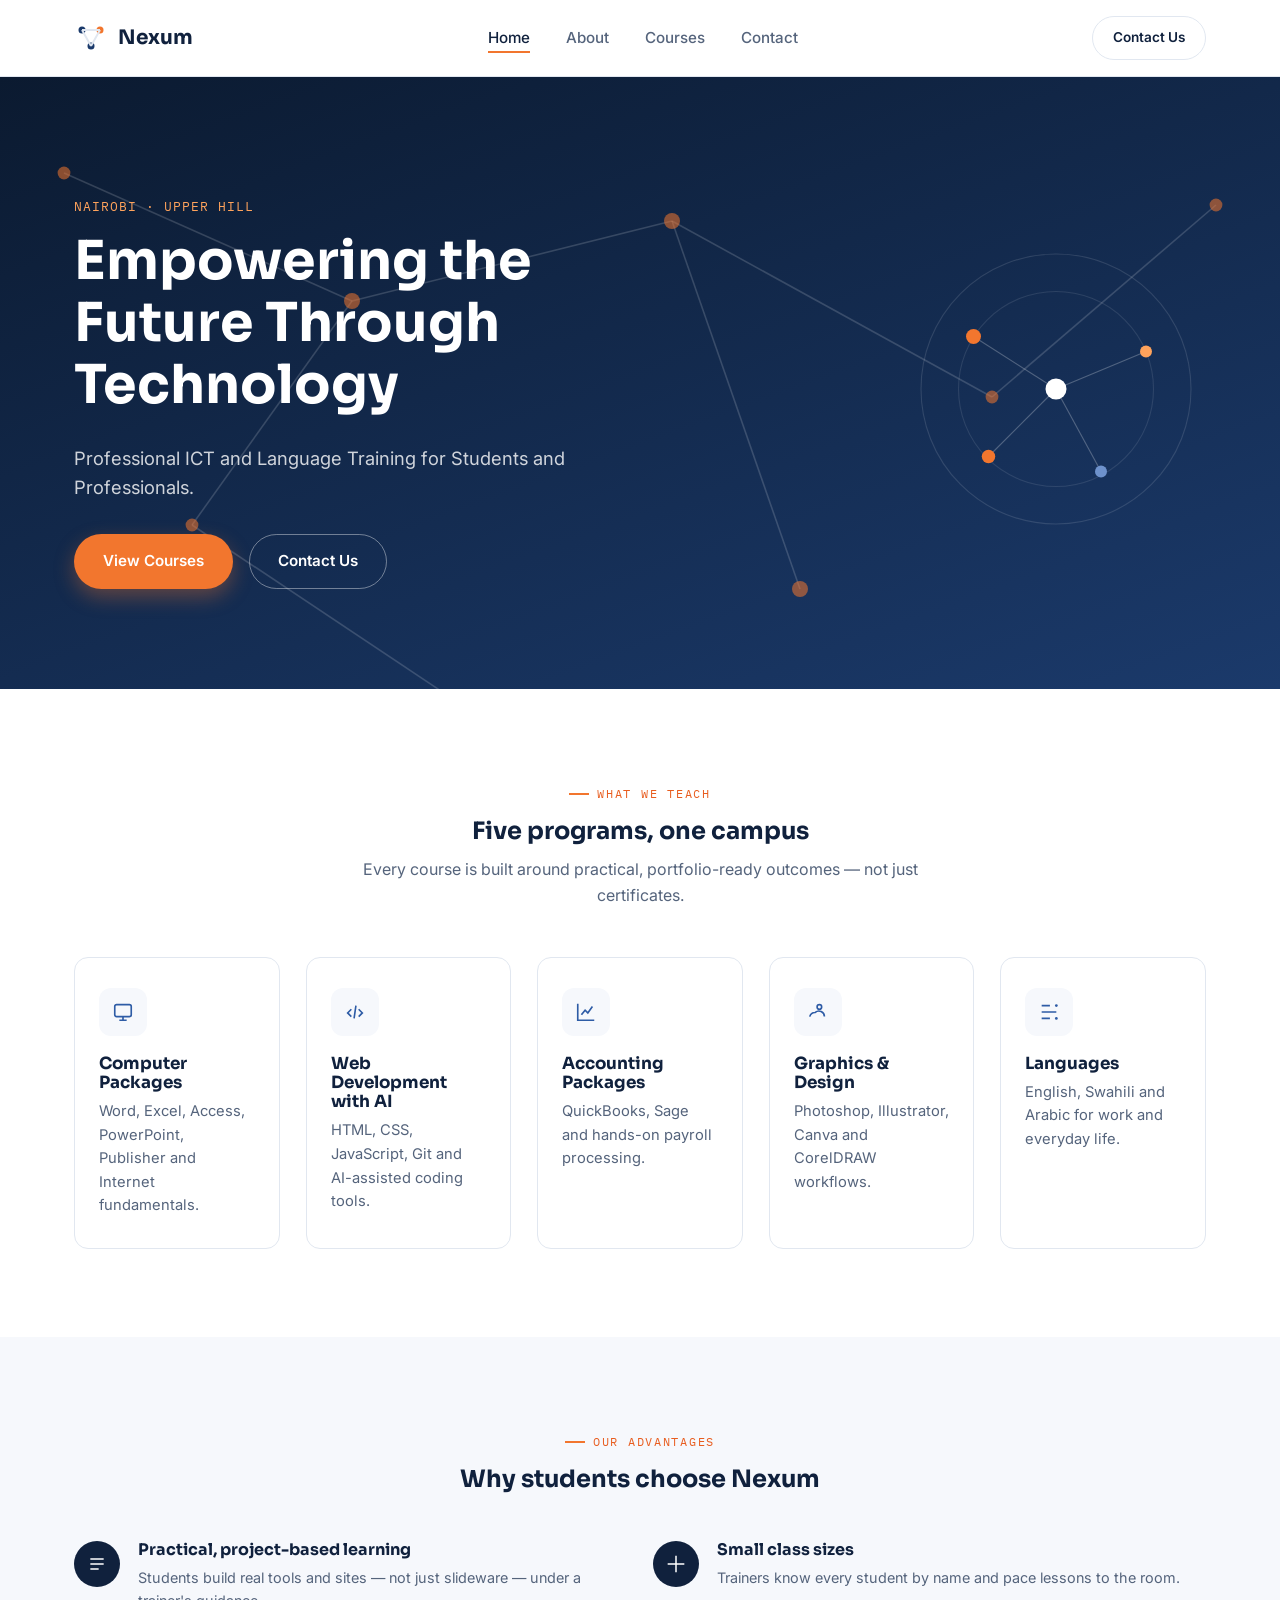
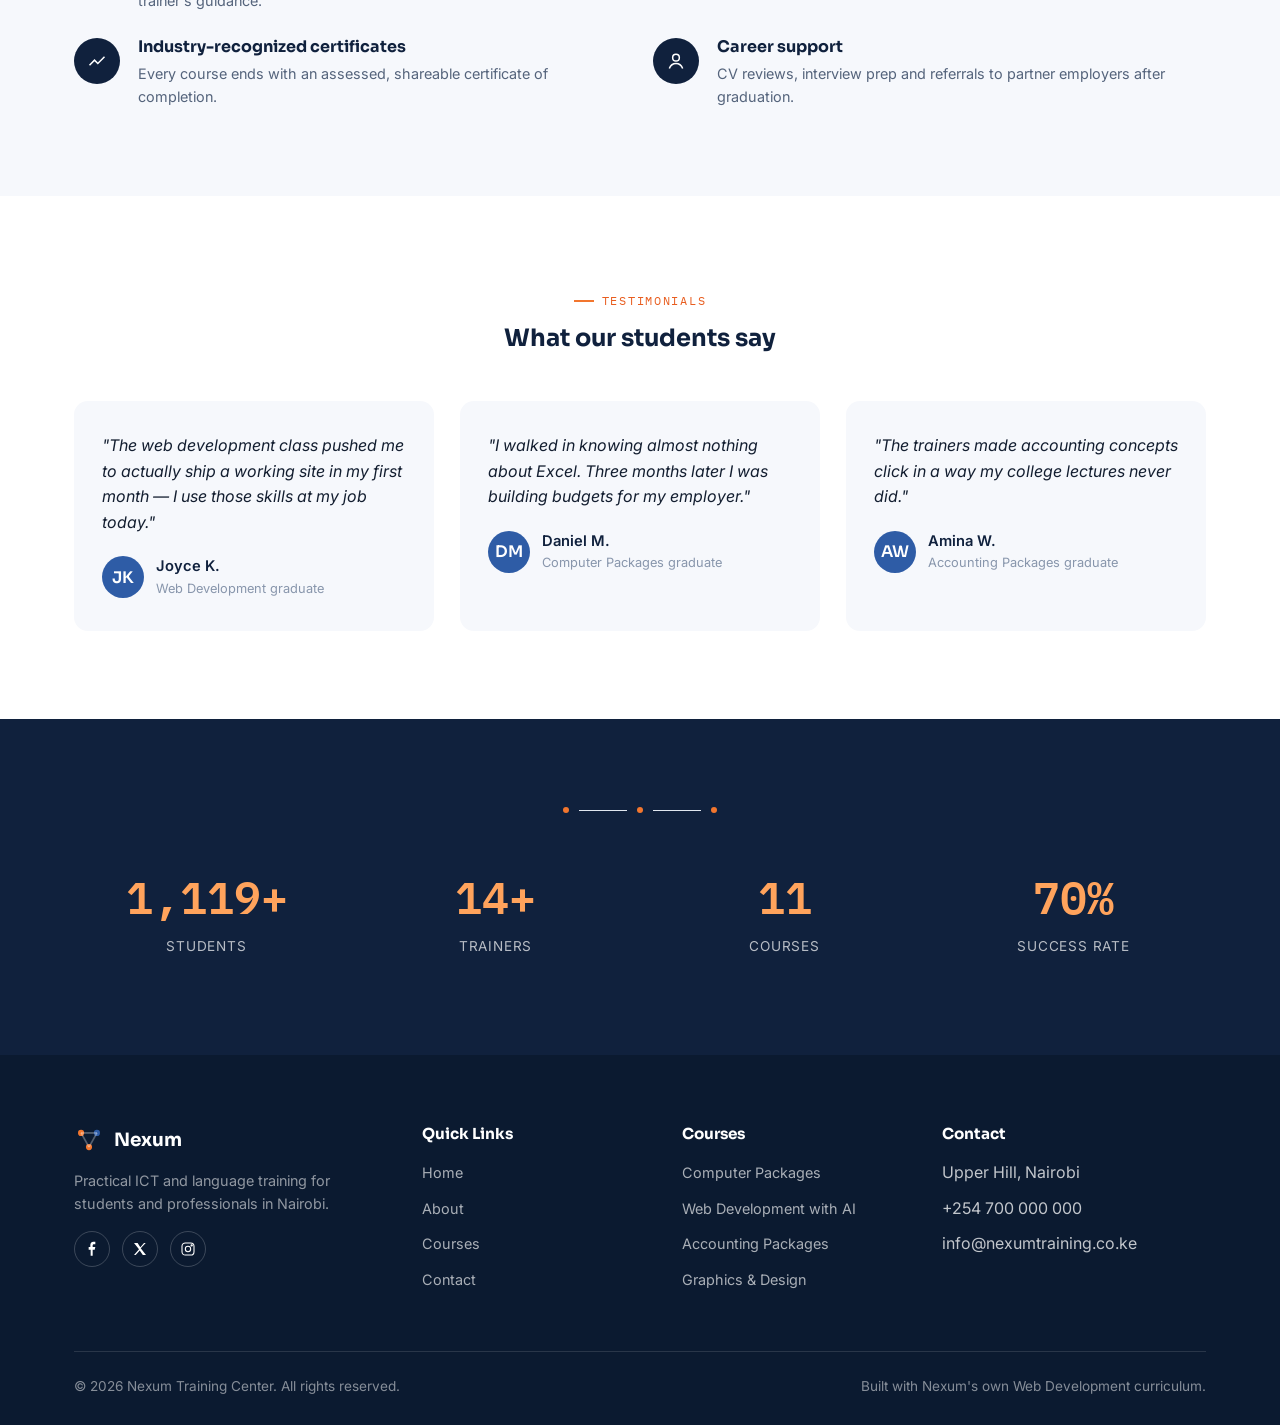
<file: index.html>
<!DOCTYPE html>
<html lang="en">
<head>
<meta charset="UTF-8">
<meta name="viewport" content="width=device-width, initial-scale=1.0">
<title>Nexum Training Center — ICT &amp; Language Training in Nairobi</title>
<meta name="description" content="Nexum Training Center offers practical ICT, web development, accounting, graphics design and language courses for students and professionals in Nairobi.">
<meta property="og:title" content="Nexum Training Center">
<meta property="og:description" content="Professional ICT and Language Training for Students and Professionals.">
<meta property="og:type" content="website">
<link rel="preconnect" href="https://fonts.googleapis.com">
<link rel="preconnect" href="https://fonts.gstatic.com" crossorigin>
<link href="https://fonts.googleapis.com/css2?family=Sora:wght@500;600;700;800&family=Inter:wght@400;500;600&family=IBM+Plex+Mono:wght@500;600&display=swap" rel="stylesheet">
<link rel="stylesheet" href="style.css">
</head>
<body>

<nav class="site-nav">
  <div class="nav-inner">
    <a href="index.html" class="logo">
      <svg class="logo-mark" viewBox="0 0 34 34" fill="none" xmlns="http://www.w3.org/2000/svg">
        <circle cx="8" cy="9" r="3.5" fill="#1B3A6B"/>
        <circle cx="26" cy="9" r="3.5" fill="#F2762E"/>
        <circle cx="17" cy="25" r="3.5" fill="#1B3A6B"/>
        <line x1="8" y1="9" x2="26" y2="9" stroke="#E1E7F0" stroke-width="2"/>
        <line x1="8" y1="9" x2="17" y2="25" stroke="#E1E7F0" stroke-width="2"/>
        <line x1="26" y1="9" x2="17" y2="25" stroke="#E1E7F0" stroke-width="2"/>
      </svg>
      Nexum
    </a>
    <ul class="nav-links">
      <li><a href="index.html" class="active">Home</a></li>
      <li><a href="about.html">About</a></li>
      <li><a href="courses.html">Courses</a></li>
      <li><a href="contact.html">Contact</a></li>
    </ul>
    <div class="nav-cta">
      <a href="contact.html" class="btn btn-outline-navy btn-sm">Contact Us</a>
      <button class="nav-toggle" aria-label="Toggle menu" aria-expanded="false">
        <span></span><span></span><span></span>
      </button>
    </div>
  </div>
</nav>

<header class="hero">
  <svg class="node-field" viewBox="0 0 800 500" preserveAspectRatio="none" aria-hidden="true">
    <line x1="40" y1="60" x2="220" y2="140"/>
    <line x1="220" y1="140" x2="120" y2="280"/>
    <line x1="220" y1="140" x2="420" y2="90"/>
    <line x1="420" y1="90" x2="620" y2="200"/>
    <line x1="620" y1="200" x2="760" y2="80"/>
    <line x1="120" y1="280" x2="300" y2="400"/>
    <line x1="420" y1="90" x2="500" y2="320"/>
    <circle cx="40" cy="60" r="4"/>
    <circle cx="220" cy="140" r="5"/>
    <circle cx="120" cy="280" r="4"/>
    <circle cx="420" cy="90" r="5"/>
    <circle cx="620" cy="200" r="4"/>
    <circle cx="760" cy="80" r="4"/>
    <circle cx="300" cy="400" r="4"/>
    <circle cx="500" cy="320" r="5"/>
  </svg>
  <div class="hero-inner">
    <div>
      <p class="breadcrumb">Nairobi · Upper Hill</p>
      <h1>Empowering the Future Through Technology</h1>
      <p class="lead">Professional ICT and Language Training for Students and Professionals.</p>
      <div class="hero-actions">
        <a href="courses.html" class="btn btn-primary">View Courses</a>
        <a href="contact.html" class="btn btn-ghost">Contact Us</a>
      </div>
    </div>
    <div class="hero-visual">
      <svg viewBox="0 0 400 400" width="100%" height="100%" aria-hidden="true">
        <circle cx="200" cy="200" r="180" fill="none" stroke="rgba(255,255,255,0.12)" stroke-width="1.5"/>
        <circle cx="200" cy="200" r="130" fill="none" stroke="rgba(255,255,255,0.1)" stroke-width="1.5"/>
        <line x1="90" y1="130" x2="200" y2="200" stroke="rgba(255,255,255,0.25)" stroke-width="1.5"/>
        <line x1="200" y1="200" x2="320" y2="150" stroke="rgba(255,255,255,0.25)" stroke-width="1.5"/>
        <line x1="200" y1="200" x2="260" y2="310" stroke="rgba(255,255,255,0.25)" stroke-width="1.5"/>
        <line x1="200" y1="200" x2="110" y2="290" stroke="rgba(255,255,255,0.25)" stroke-width="1.5"/>
        <circle cx="90" cy="130" r="10" fill="#F2762E"/>
        <circle cx="320" cy="150" r="8" fill="#FFA35C"/>
        <circle cx="260" cy="310" r="8" fill="#6E92CC"/>
        <circle cx="110" cy="290" r="9" fill="#F2762E"/>
        <circle cx="200" cy="200" r="14" fill="#FFFFFF"/>
      </svg>
    </div>
  </div>
</header>

<section aria-labelledby="programs-heading">
  <div class="container">
    <div class="section-head reveal">
      <p class="eyebrow">What we teach</p>
      <h2 id="programs-heading">Five programs, one campus</h2>
      <p>Every course is built around practical, portfolio-ready outcomes — not just certificates.</p>
    </div>
    <div class="grid grid-5">
      <div class="feature-card reveal">
        <div class="feature-icon">
          <svg width="22" height="22" viewBox="0 0 24 24" fill="none" stroke="currentColor" stroke-width="1.8"><rect x="3" y="4" width="18" height="13" rx="2"/><path d="M8 21h8M12 17v4"/></svg>
        </div>
        <h3>Computer Packages</h3>
        <p>Word, Excel, Access, PowerPoint, Publisher and Internet fundamentals.</p>
      </div>
      <div class="feature-card reveal">
        <div class="feature-icon">
          <svg width="22" height="22" viewBox="0 0 24 24" fill="none" stroke="currentColor" stroke-width="1.8"><path d="m8 9-4 4 4 4M16 9l4 4-4 4M13 5l-2 14"/></svg>
        </div>
        <h3>Web Development with AI</h3>
        <p>HTML, CSS, JavaScript, Git and AI-assisted coding tools.</p>
      </div>
      <div class="feature-card reveal">
        <div class="feature-icon">
          <svg width="22" height="22" viewBox="0 0 24 24" fill="none" stroke="currentColor" stroke-width="1.8"><path d="M3 3v18h18M7 15l4-5 3 3 5-7"/></svg>
        </div>
        <h3>Accounting Packages</h3>
        <p>QuickBooks, Sage and hands-on payroll processing.</p>
      </div>
      <div class="feature-card reveal">
        <div class="feature-icon">
          <svg width="22" height="22" viewBox="0 0 24 24" fill="none" stroke="currentColor" stroke-width="1.8"><circle cx="13.5" cy="6.5" r="2.5"/><path d="M19 17a6 6 0 0 0-10-4.5A6 6 0 0 0 3 17"/></svg>
        </div>
        <h3>Graphics &amp; Design</h3>
        <p>Photoshop, Illustrator, Canva and CorelDRAW workflows.</p>
      </div>
      <div class="feature-card reveal">
        <div class="feature-icon">
          <svg width="22" height="22" viewBox="0 0 24 24" fill="none" stroke="currentColor" stroke-width="1.8"><path d="M4 5h9M4 12h16M4 19h9"/><circle cx="20" cy="5" r="1.5" fill="currentColor" stroke="none"/><circle cx="20" cy="19" r="1.5" fill="currentColor" stroke="none"/></svg>
        </div>
        <h3>Languages</h3>
        <p>English, Swahili and Arabic for work and everyday life.</p>
      </div>
    </div>
  </div>
</section>

<section class="bg-offwhite" aria-labelledby="advantages-heading">
  <div class="container">
    <div class="section-head reveal">
      <p class="eyebrow">Our advantages</p>
      <h2 id="advantages-heading">Why students choose Nexum</h2>
    </div>
    <div class="grid grid-2">
      <div class="advantage-card reveal">
        <div class="advantage-icon"><svg width="20" height="20" viewBox="0 0 24 24" fill="none" stroke="white" stroke-width="1.8"><path d="M4 12h16M4 6h16M4 18h10"/></svg></div>
        <div><h4>Practical, project-based learning</h4><p>Students build real tools and sites — not just slideware — under a trainer's guidance.</p></div>
      </div>
      <div class="advantage-card reveal">
        <div class="advantage-icon"><svg width="20" height="20" viewBox="0 0 24 24" fill="none" stroke="white" stroke-width="1.8"><path d="M12 2v20M2 12h20"/></svg></div>
        <div><h4>Small class sizes</h4><p>Trainers know every student by name and pace lessons to the room.</p></div>
      </div>
      <div class="advantage-card reveal">
        <div class="advantage-icon"><svg width="20" height="20" viewBox="0 0 24 24" fill="none" stroke="white" stroke-width="1.8"><path d="M3 17l6-6 4 4 8-8"/></svg></div>
        <div><h4>Industry-recognized certificates</h4><p>Every course ends with an assessed, shareable certificate of completion.</p></div>
      </div>
      <div class="advantage-card reveal">
        <div class="advantage-icon"><svg width="20" height="20" viewBox="0 0 24 24" fill="none" stroke="white" stroke-width="1.8"><circle cx="12" cy="8" r="4"/><path d="M4 21c1.5-4 5-6 8-6s6.5 2 8 6"/></svg></div>
        <div><h4>Career support</h4><p>CV reviews, interview prep and referrals to partner employers after graduation.</p></div>
      </div>
    </div>
  </div>
</section>

<section aria-labelledby="testimonials-heading">
  <div class="container">
    <div class="section-head reveal">
      <p class="eyebrow">Testimonials</p>
      <h2 id="testimonials-heading">What our students say</h2>
    </div>
    <div class="grid grid-3">
      <div class="testimonial-card reveal">
        <p class="testimonial-quote">"The web development class pushed me to actually ship a working site in my first month — I use those skills at my job today."</p>
        <div class="testimonial-person">
          <div class="avatar">JK</div>
          <div><div class="name">Joyce K.</div><div class="role">Web Development graduate</div></div>
        </div>
      </div>
      <div class="testimonial-card reveal">
        <p class="testimonial-quote">"I walked in knowing almost nothing about Excel. Three months later I was building budgets for my employer."</p>
        <div class="testimonial-person">
          <div class="avatar">DM</div>
          <div><div class="name">Daniel M.</div><div class="role">Computer Packages graduate</div></div>
        </div>
      </div>
      <div class="testimonial-card reveal">
        <p class="testimonial-quote">"The trainers made accounting concepts click in a way my college lectures never did."</p>
        <div class="testimonial-person">
          <div class="avatar">AW</div>
          <div><div class="name">Amina W.</div><div class="role">Accounting Packages graduate</div></div>
        </div>
      </div>
    </div>
  </div>
</section>

<section class="stats-band">
  <div class="container">
    <div class="node-divider" style="color:rgba(255,255,255,0.3)"><span class="dot"></span><span class="line"></span><span class="dot"></span><span class="line"></span><span class="dot"></span></div>
    <div class="stats-grid">
      <div class="stat reveal"><span class="num" data-target="1500" data-suffix="+">0</span><span class="label">Students</span></div>
      <div class="stat reveal"><span class="num" data-target="20" data-suffix="+">0</span><span class="label">Trainers</span></div>
      <div class="stat reveal"><span class="num" data-target="15" data-suffix="">0</span><span class="label">Courses</span></div>
      <div class="stat reveal"><span class="num" data-target="95" data-suffix="%">0</span><span class="label">Success Rate</span></div>
    </div>
  </div>
</section>

<footer class="site-footer">
  <div class="container">
    <div class="footer-grid">
      <div class="footer-col">
        <div class="footer-logo">
          <svg width="30" height="30" viewBox="0 0 34 34" fill="none"><circle cx="8" cy="9" r="3.5" fill="#F2762E"/><circle cx="26" cy="9" r="3.5" fill="#2E5CA6"/><circle cx="17" cy="25" r="3.5" fill="#F2762E"/><line x1="8" y1="9" x2="26" y2="9" stroke="rgba(255,255,255,0.3)" stroke-width="2"/><line x1="8" y1="9" x2="17" y2="25" stroke="rgba(255,255,255,0.3)" stroke-width="2"/><line x1="26" y1="9" x2="17" y2="25" stroke="rgba(255,255,255,0.3)" stroke-width="2"/></svg>
          Nexum
        </div>
        <p style="font-size:0.9rem;color:rgba(255,255,255,0.55);max-width:32ch;">Practical ICT and language training for students and professionals in Nairobi.</p>
        <div class="social-row">
          <a href="#" aria-label="Facebook"><svg width="16" height="16" viewBox="0 0 24 24" fill="white"><path d="M13 22v-9h3l1-4h-4V7c0-1 .5-2 2-2h2V1h-3c-3 0-4.5 2-4.5 5v3H7v4h3v9z"/></svg></a>
          <a href="#" aria-label="Twitter / X"><svg width="16" height="16" viewBox="0 0 24 24" fill="white"><path d="M3 3l7.5 9.5L3 21h2.6l6-6.7 4.6 6.7H21l-7.9-10L20.6 3H18l-5.5 6.2L8.4 3z"/></svg></a>
          <a href="#" aria-label="Instagram"><svg width="16" height="16" viewBox="0 0 24 24" fill="none" stroke="white" stroke-width="1.6"><rect x="3" y="3" width="18" height="18" rx="5"/><circle cx="12" cy="12" r="4"/><circle cx="17.5" cy="6.5" r="1"/></svg></a>
        </div>
      </div>
      <div class="footer-col">
        <h4>Quick Links</h4>
        <ul>
          <li><a href="index.html">Home</a></li>
          <li><a href="about.html">About</a></li>
          <li><a href="courses.html">Courses</a></li>
          <li><a href="contact.html">Contact</a></li>
        </ul>
      </div>
      <div class="footer-col">
        <h4>Courses</h4>
        <ul>
          <li><a href="courses.html">Computer Packages</a></li>
          <li><a href="courses.html">Web Development with AI</a></li>
          <li><a href="courses.html">Accounting Packages</a></li>
          <li><a href="courses.html">Graphics &amp; Design</a></li>
        </ul>
      </div>
      <div class="footer-col">
        <h4>Contact</h4>
        <ul>
          <li>Upper Hill, Nairobi</li>
          <li>+254 700 000 000</li>
          <li>info@nexumtraining.co.ke</li>
        </ul>
      </div>
    </div>
    <div class="footer-bottom">
      <span>&copy; 2026 Nexum Training Center. All rights reserved.</span>
      <span>Built with Nexum's own Web Development curriculum.</span>
    </div>
  </div>
</footer>

<script src="script.js"></script>
</body>
</html>
</file>
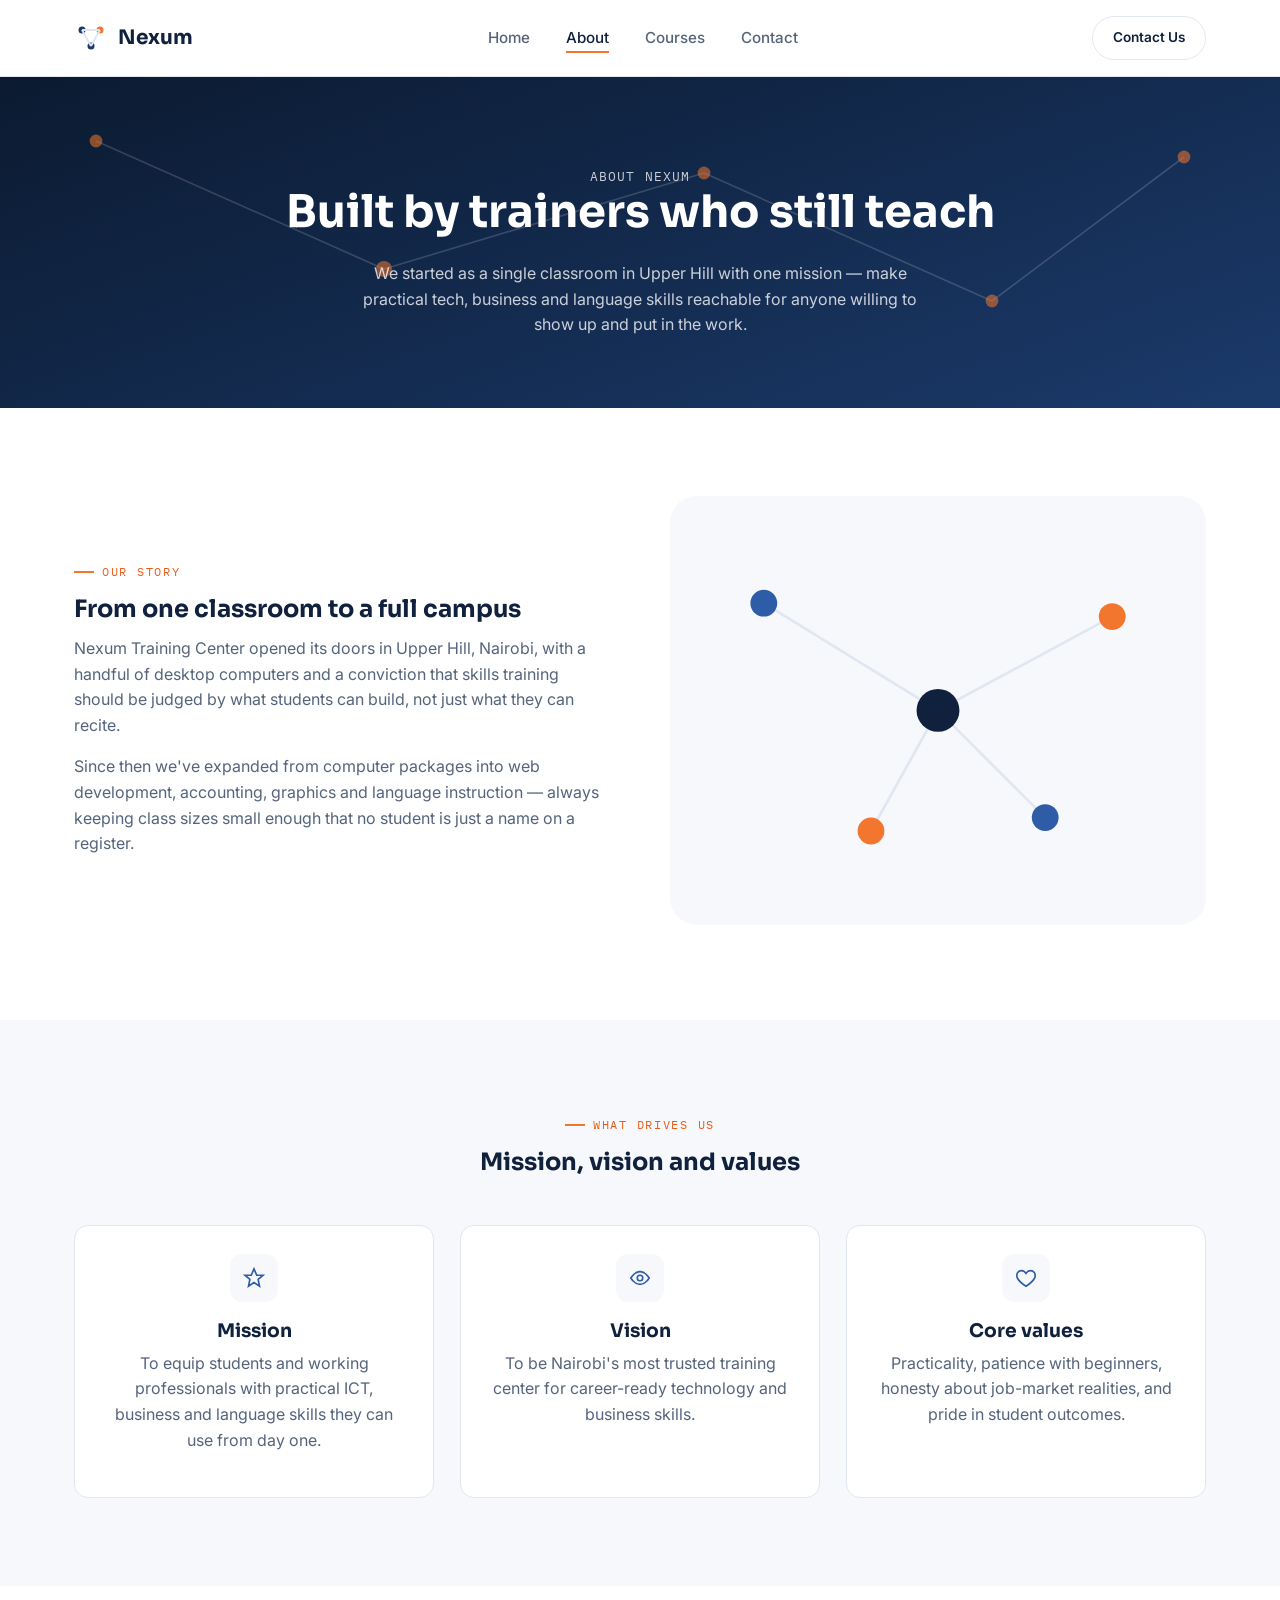
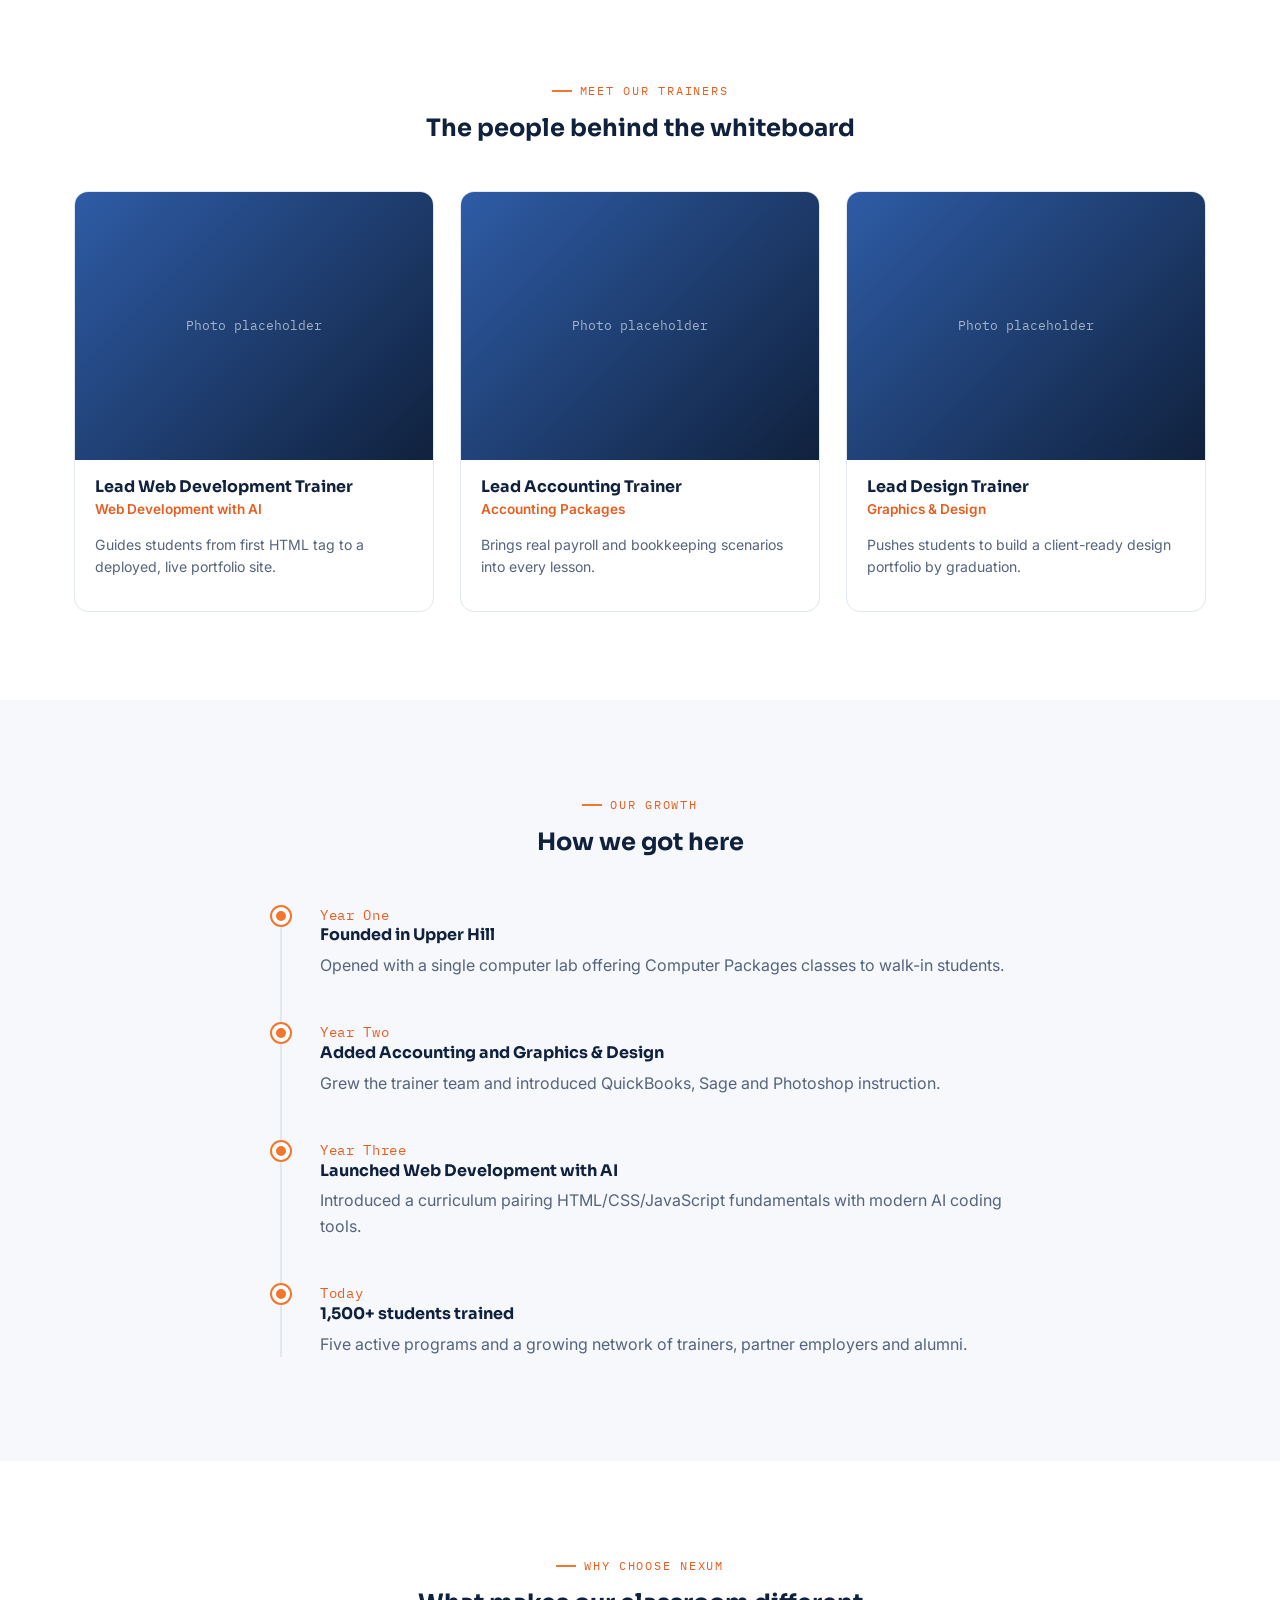
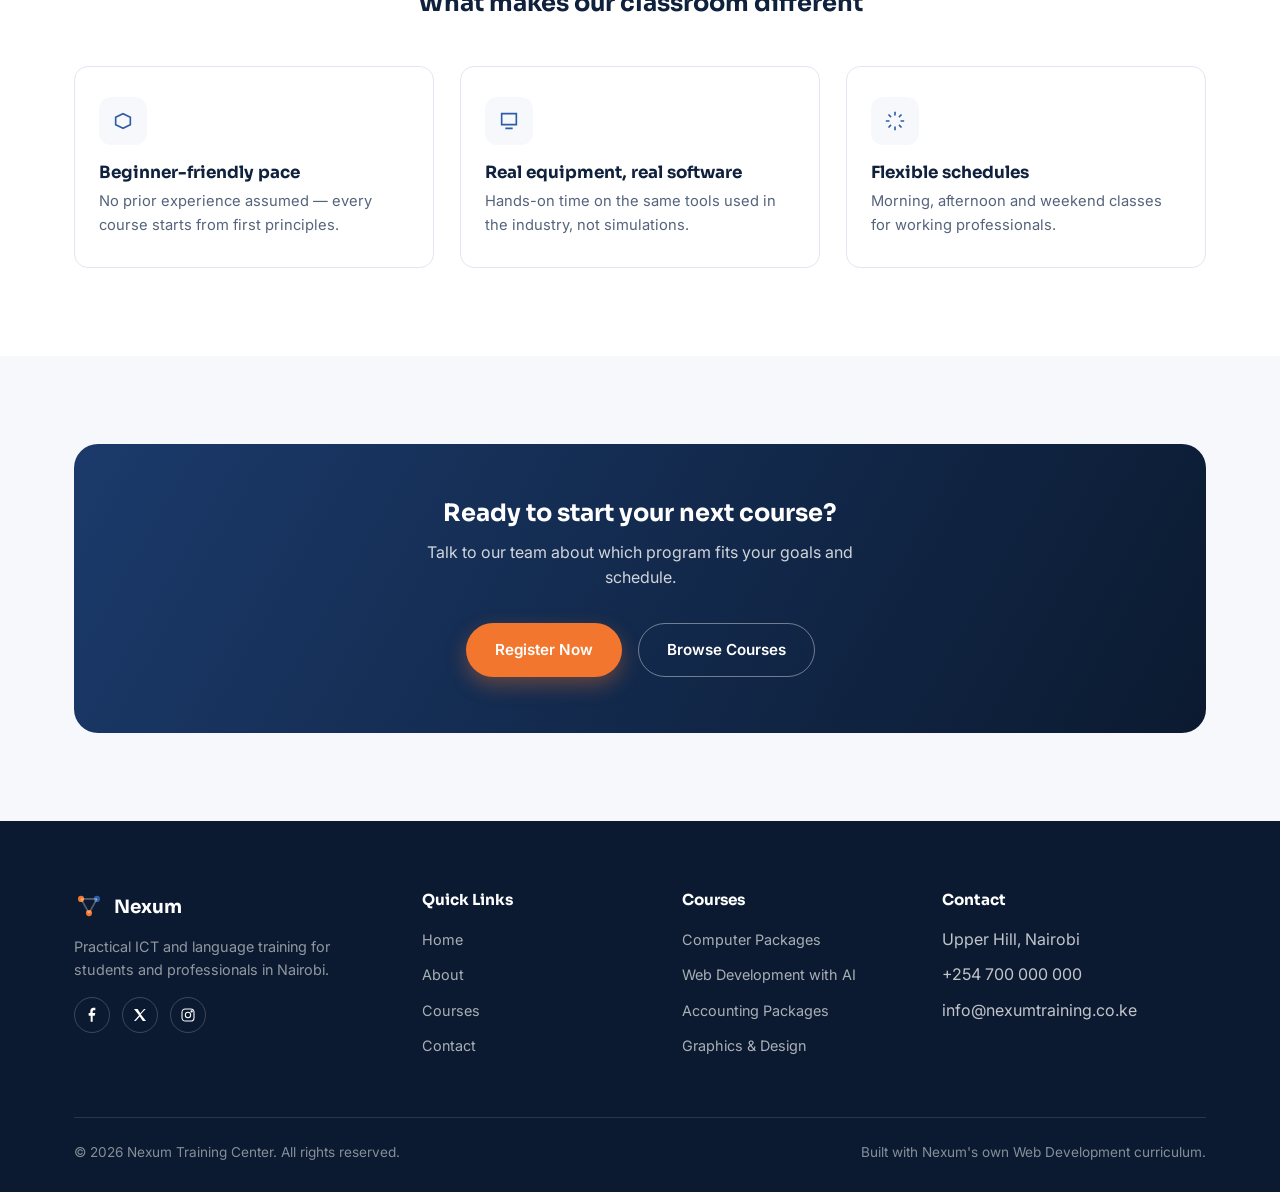
<file: about.html>
<!DOCTYPE html>
<html lang="en">
<head>
<meta charset="UTF-8">
<meta name="viewport" content="width=device-width, initial-scale=1.0">
<title>About Us — Nexum Training Center</title>
<meta name="description" content="Learn about Nexum Training Center's story, mission, trainers and growth since founding in Upper Hill, Nairobi.">
<link rel="preconnect" href="https://fonts.googleapis.com">
<link rel="preconnect" href="https://fonts.gstatic.com" crossorigin>
<link href="https://fonts.googleapis.com/css2?family=Sora:wght@500;600;700;800&family=Inter:wght@400;500;600&family=IBM+Plex+Mono:wght@500;600&display=swap" rel="stylesheet">
<link rel="stylesheet" href="style.css">
</head>
<body>

<nav class="site-nav">
  <div class="nav-inner">
    <a href="index.html" class="logo">
      <svg class="logo-mark" viewBox="0 0 34 34" fill="none" xmlns="http://www.w3.org/2000/svg">
        <circle cx="8" cy="9" r="3.5" fill="#1B3A6B"/>
        <circle cx="26" cy="9" r="3.5" fill="#F2762E"/>
        <circle cx="17" cy="25" r="3.5" fill="#1B3A6B"/>
        <line x1="8" y1="9" x2="26" y2="9" stroke="#E1E7F0" stroke-width="2"/>
        <line x1="8" y1="9" x2="17" y2="25" stroke="#E1E7F0" stroke-width="2"/>
        <line x1="26" y1="9" x2="17" y2="25" stroke="#E1E7F0" stroke-width="2"/>
      </svg>
      Nexum
    </a>
    <ul class="nav-links">
      <li><a href="index.html">Home</a></li>
      <li><a href="about.html" class="active">About</a></li>
      <li><a href="courses.html">Courses</a></li>
      <li><a href="contact.html">Contact</a></li>
    </ul>
    <div class="nav-cta">
      <a href="contact.html" class="btn btn-outline-navy btn-sm">Contact Us</a>
      <button class="nav-toggle" aria-label="Toggle menu" aria-expanded="false">
        <span></span><span></span><span></span>
      </button>
    </div>
  </div>
</nav>

<header class="hero-banner">
  <svg class="node-field" viewBox="0 0 800 300" preserveAspectRatio="none" aria-hidden="true">
    <line x1="60" y1="40" x2="240" y2="120"/>
    <line x1="240" y1="120" x2="440" y2="60"/>
    <line x1="440" y1="60" x2="620" y2="140"/>
    <line x1="620" y1="140" x2="740" y2="50"/>
    <circle cx="60" cy="40" r="4"/><circle cx="240" cy="120" r="5"/><circle cx="440" cy="60" r="4"/><circle cx="620" cy="140" r="4"/><circle cx="740" cy="50" r="4"/>
  </svg>
  <div class="container" style="position:relative;z-index:1;">
    <p class="breadcrumb">About Nexum</p>
    <h1>Built by trainers who still teach</h1>
    <p>We started as a single classroom in Upper Hill with one mission — make practical tech, business and language skills reachable for anyone willing to show up and put in the work.</p>
  </div>
</header>

<section aria-labelledby="story-heading">
  <div class="container">
    <div class="story-grid">
      <div class="reveal">
        <p class="eyebrow">Our story</p>
        <h2 id="story-heading">From one classroom to a full campus</h2>
        <p>Nexum Training Center opened its doors in Upper Hill, Nairobi, with a handful of desktop computers and a conviction that skills training should be judged by what students can build, not just what they can recite.</p>
        <p>Since then we've expanded from computer packages into web development, accounting, graphics and language instruction — always keeping class sizes small enough that no student is just a name on a register.</p>
      </div>
      <div class="reveal">
        <svg viewBox="0 0 400 320" width="100%" aria-hidden="true">
          <rect x="0" y="0" width="400" height="320" rx="20" fill="#F6F8FC"/>
          <line x1="70" y1="80" x2="200" y2="160" stroke="#E1E7F0" stroke-width="2"/>
          <line x1="200" y1="160" x2="330" y2="90" stroke="#E1E7F0" stroke-width="2"/>
          <line x1="200" y1="160" x2="150" y2="250" stroke="#E1E7F0" stroke-width="2"/>
          <line x1="200" y1="160" x2="280" y2="240" stroke="#E1E7F0" stroke-width="2"/>
          <circle cx="70" cy="80" r="10" fill="#2E5CA6"/>
          <circle cx="330" cy="90" r="10" fill="#F2762E"/>
          <circle cx="150" cy="250" r="10" fill="#F2762E"/>
          <circle cx="280" cy="240" r="10" fill="#2E5CA6"/>
          <circle cx="200" cy="160" r="16" fill="#10213D"/>
        </svg>
      </div>
    </div>
  </div>
</section>

<section class="bg-offwhite" aria-labelledby="mvv-heading">
  <div class="container">
    <div class="section-head reveal">
      <p class="eyebrow">What drives us</p>
      <h2 id="mvv-heading">Mission, vision and values</h2>
    </div>
    <div class="grid grid-3">
      <div class="pillar-card reveal">
        <div class="feature-icon"><svg width="22" height="22" viewBox="0 0 24 24" fill="none" stroke="currentColor" stroke-width="1.8"><path d="M12 2l3 7h7l-5.5 4.5L18 21l-6-4-6 4 1.5-7.5L2 9h7z"/></svg></div>
        <h3>Mission</h3>
        <p>To equip students and working professionals with practical ICT, business and language skills they can use from day one.</p>
      </div>
      <div class="pillar-card reveal">
        <div class="feature-icon"><svg width="22" height="22" viewBox="0 0 24 24" fill="none" stroke="currentColor" stroke-width="1.8"><path d="M2 12s4-7 10-7 10 7 10 7-4 7-10 7-10-7-10-7z"/><circle cx="12" cy="12" r="3"/></svg></div>
        <h3>Vision</h3>
        <p>To be Nairobi's most trusted training center for career-ready technology and business skills.</p>
      </div>
      <div class="pillar-card reveal">
        <div class="feature-icon"><svg width="22" height="22" viewBox="0 0 24 24" fill="none" stroke="currentColor" stroke-width="1.8"><path d="M12 21s-7-4.5-9.5-9C1 8 3 4 7 4c2 0 4 1.5 5 3 1-1.5 3-3 5-3 4 0 6 4 4.5 8-2.5 4.5-9.5 9-9.5 9z"/></svg></div>
        <h3>Core values</h3>
        <p>Practicality, patience with beginners, honesty about job-market realities, and pride in student outcomes.</p>
      </div>
    </div>
  </div>
</section>

<section aria-labelledby="trainers-heading">
  <div class="container">
    <div class="section-head reveal">
      <p class="eyebrow">Meet our trainers</p>
      <h2 id="trainers-heading">The people behind the whiteboard</h2>
    </div>
    <div class="grid grid-3">
      <div class="trainer-card reveal">
        <div class="trainer-photo">Photo placeholder</div>
        <div class="trainer-info">
          <h4>Lead Web Development Trainer</h4>
          <p class="role">Web Development with AI</p>
          <p style="font-size:0.88rem;">Guides students from first HTML tag to a deployed, live portfolio site.</p>
        </div>
      </div>
      <div class="trainer-card reveal">
        <div class="trainer-photo">Photo placeholder</div>
        <div class="trainer-info">
          <h4>Lead Accounting Trainer</h4>
          <p class="role">Accounting Packages</p>
          <p style="font-size:0.88rem;">Brings real payroll and bookkeeping scenarios into every lesson.</p>
        </div>
      </div>
      <div class="trainer-card reveal">
        <div class="trainer-photo">Photo placeholder</div>
        <div class="trainer-info">
          <h4>Lead Design Trainer</h4>
          <p class="role">Graphics &amp; Design</p>
          <p style="font-size:0.88rem;">Pushes students to build a client-ready design portfolio by graduation.</p>
        </div>
      </div>
    </div>
  </div>
</section>

<section class="bg-offwhite" aria-labelledby="timeline-heading">
  <div class="container">
    <div class="section-head reveal">
      <p class="eyebrow">Our growth</p>
      <h2 id="timeline-heading">How we got here</h2>
    </div>
    <div class="timeline">
      <div class="timeline-item reveal">
        <div class="timeline-dot"></div>
        <div class="timeline-year">Year One</div>
        <h4>Founded in Upper Hill</h4>
        <p>Opened with a single computer lab offering Computer Packages classes to walk-in students.</p>
      </div>
      <div class="timeline-item reveal">
        <div class="timeline-dot"></div>
        <div class="timeline-year">Year Two</div>
        <h4>Added Accounting and Graphics &amp; Design</h4>
        <p>Grew the trainer team and introduced QuickBooks, Sage and Photoshop instruction.</p>
      </div>
      <div class="timeline-item reveal">
        <div class="timeline-dot"></div>
        <div class="timeline-year">Year Three</div>
        <h4>Launched Web Development with AI</h4>
        <p>Introduced a curriculum pairing HTML/CSS/JavaScript fundamentals with modern AI coding tools.</p>
      </div>
      <div class="timeline-item reveal">
        <div class="timeline-dot"></div>
        <div class="timeline-year">Today</div>
        <h4>1,500+ students trained</h4>
        <p>Five active programs and a growing network of trainers, partner employers and alumni.</p>
      </div>
    </div>
  </div>
</section>

<section aria-labelledby="why-heading">
  <div class="container">
    <div class="section-head reveal">
      <p class="eyebrow">Why choose Nexum</p>
      <h2 id="why-heading">What makes our classroom different</h2>
    </div>
    <div class="grid grid-3">
      <div class="feature-card reveal">
        <div class="feature-icon"><svg width="22" height="22" viewBox="0 0 24 24" fill="none" stroke="currentColor" stroke-width="1.8"><path d="M12 20l-8-4V8l8-4 8 4v8z"/></svg></div>
        <h3>Beginner-friendly pace</h3>
        <p>No prior experience assumed — every course starts from first principles.</p>
      </div>
      <div class="feature-card reveal">
        <div class="feature-icon"><svg width="22" height="22" viewBox="0 0 24 24" fill="none" stroke="currentColor" stroke-width="1.8"><path d="M4 4h16v12H4zM8 20h8"/></svg></div>
        <h3>Real equipment, real software</h3>
        <p>Hands-on time on the same tools used in the industry, not simulations.</p>
      </div>
      <div class="feature-card reveal">
        <div class="feature-icon"><svg width="22" height="22" viewBox="0 0 24 24" fill="none" stroke="currentColor" stroke-width="1.8"><path d="M12 2v4M12 18v4M4.9 4.9l2.8 2.8M16.3 16.3l2.8 2.8M2 12h4M18 12h4M4.9 19.1l2.8-2.8M16.3 7.7l2.8-2.8"/></svg></div>
        <h3>Flexible schedules</h3>
        <p>Morning, afternoon and weekend classes for working professionals.</p>
      </div>
    </div>
  </div>
</section>

<section class="bg-offwhite">
  <div class="container">
    <div class="cta-band reveal">
      <h2>Ready to start your next course?</h2>
      <p>Talk to our team about which program fits your goals and schedule.</p>
      <div class="hero-actions" style="justify-content:center;">
        <a href="contact.html" class="btn btn-primary">Register Now</a>
        <a href="courses.html" class="btn btn-ghost">Browse Courses</a>
      </div>
    </div>
  </div>
</section>

<footer class="site-footer">
  <div class="container">
    <div class="footer-grid">
      <div class="footer-col">
        <div class="footer-logo">
          <svg width="30" height="30" viewBox="0 0 34 34" fill="none"><circle cx="8" cy="9" r="3.5" fill="#F2762E"/><circle cx="26" cy="9" r="3.5" fill="#2E5CA6"/><circle cx="17" cy="25" r="3.5" fill="#F2762E"/><line x1="8" y1="9" x2="26" y2="9" stroke="rgba(255,255,255,0.3)" stroke-width="2"/><line x1="8" y1="9" x2="17" y2="25" stroke="rgba(255,255,255,0.3)" stroke-width="2"/><line x1="26" y1="9" x2="17" y2="25" stroke="rgba(255,255,255,0.3)" stroke-width="2"/></svg>
          Nexum
        </div>
        <p style="font-size:0.9rem;color:rgba(255,255,255,0.55);max-width:32ch;">Practical ICT and language training for students and professionals in Nairobi.</p>
        <div class="social-row">
          <a href="#" aria-label="Facebook"><svg width="16" height="16" viewBox="0 0 24 24" fill="white"><path d="M13 22v-9h3l1-4h-4V7c0-1 .5-2 2-2h2V1h-3c-3 0-4.5 2-4.5 5v3H7v4h3v9z"/></svg></a>
          <a href="#" aria-label="Twitter / X"><svg width="16" height="16" viewBox="0 0 24 24" fill="white"><path d="M3 3l7.5 9.5L3 21h2.6l6-6.7 4.6 6.7H21l-7.9-10L20.6 3H18l-5.5 6.2L8.4 3z"/></svg></a>
          <a href="#" aria-label="Instagram"><svg width="16" height="16" viewBox="0 0 24 24" fill="none" stroke="white" stroke-width="1.6"><rect x="3" y="3" width="18" height="18" rx="5"/><circle cx="12" cy="12" r="4"/><circle cx="17.5" cy="6.5" r="1"/></svg></a>
        </div>
      </div>
      <div class="footer-col">
        <h4>Quick Links</h4>
        <ul>
          <li><a href="index.html">Home</a></li>
          <li><a href="about.html">About</a></li>
          <li><a href="courses.html">Courses</a></li>
          <li><a href="contact.html">Contact</a></li>
        </ul>
      </div>
      <div class="footer-col">
        <h4>Courses</h4>
        <ul>
          <li><a href="courses.html">Computer Packages</a></li>
          <li><a href="courses.html">Web Development with AI</a></li>
          <li><a href="courses.html">Accounting Packages</a></li>
          <li><a href="courses.html">Graphics &amp; Design</a></li>
        </ul>
      </div>
      <div class="footer-col">
        <h4>Contact</h4>
        <ul>
          <li>Upper Hill, Nairobi</li>
          <li>+254 700 000 000</li>
          <li>info@nexumtraining.co.ke</li>
        </ul>
      </div>
    </div>
    <div class="footer-bottom">
      <span>&copy; 2026 Nexum Training Center. All rights reserved.</span>
      <span>Built with Nexum's own Web Development curriculum.</span>
    </div>
  </div>
</footer>

<script src="script.js"></script>
</body>
</html>
</file>
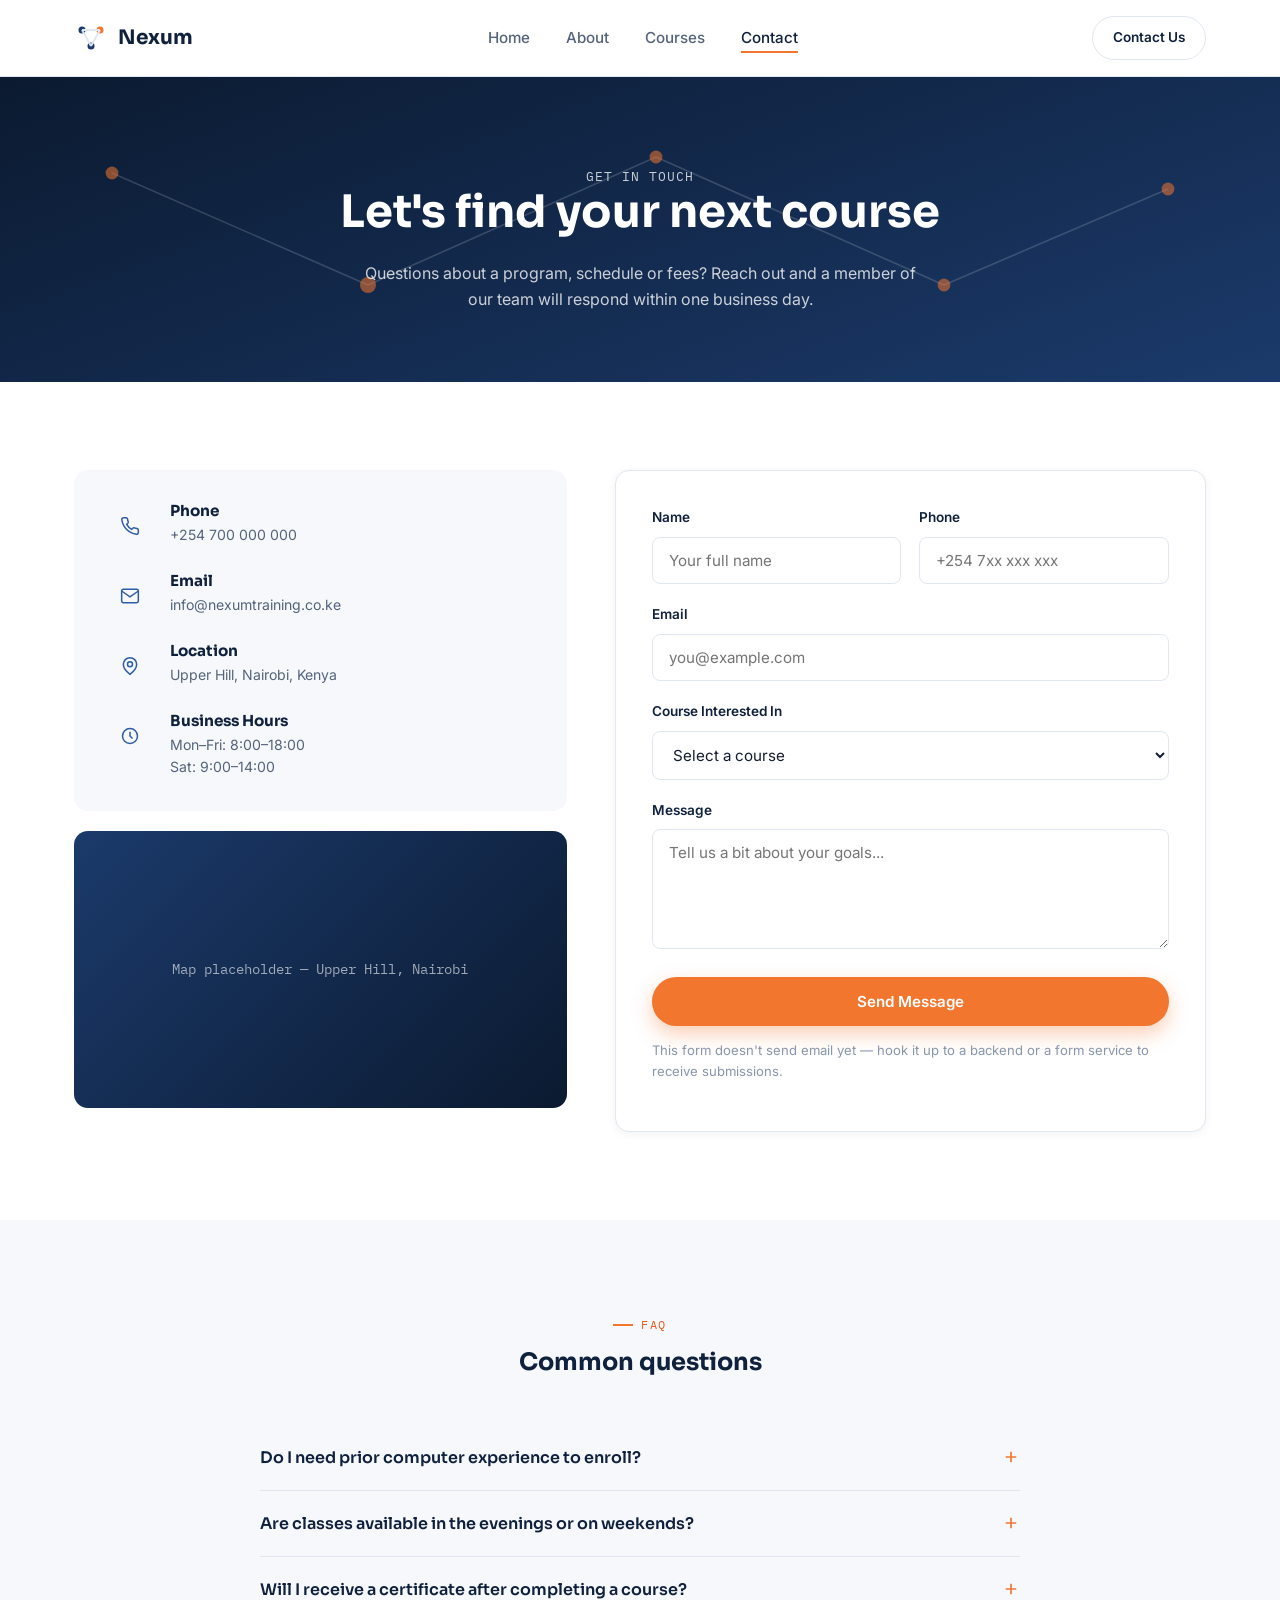
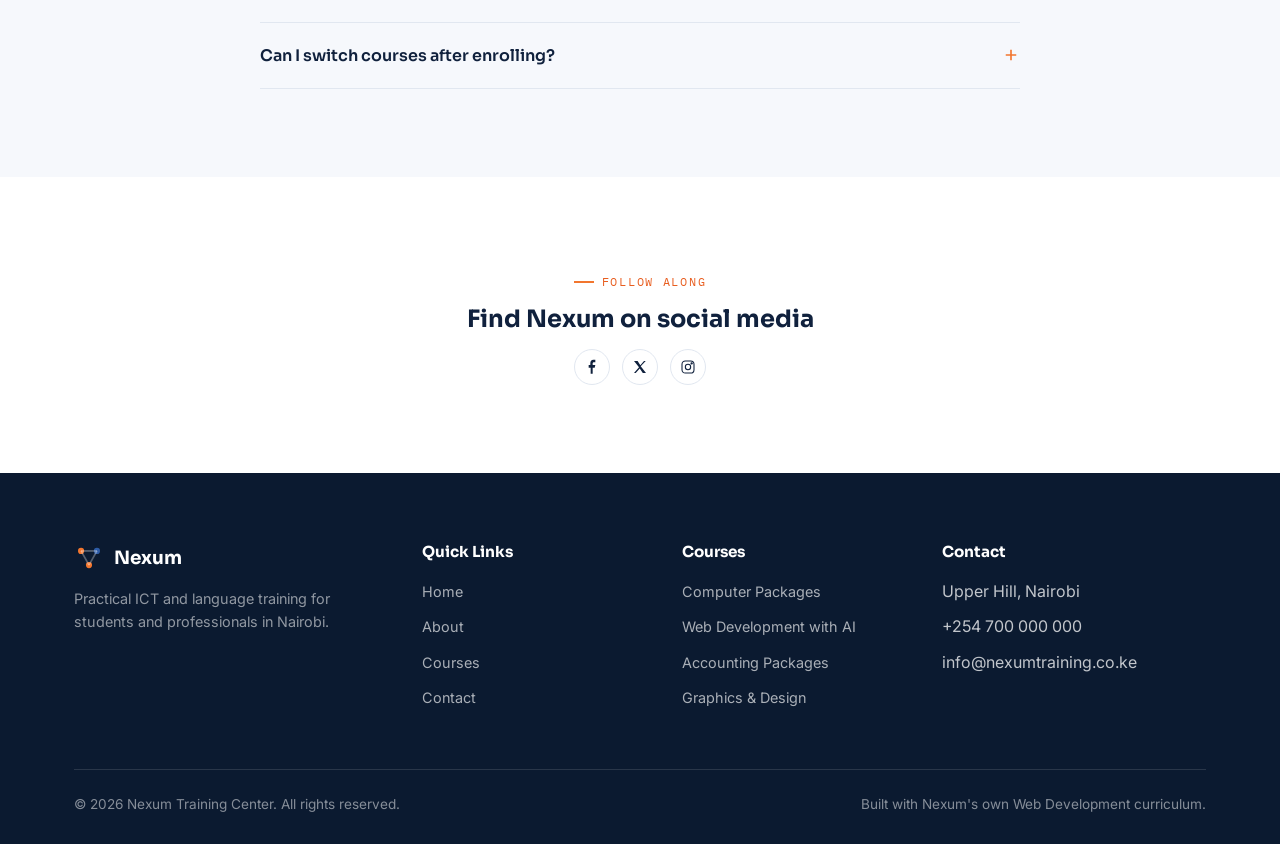
<file: contact.html>
<!DOCTYPE html>
<html lang="en">
<head>
<meta charset="UTF-8">
<meta name="viewport" content="width=device-width, initial-scale=1.0">
<title>Contact Us — Nexum Training Center</title>
<meta name="description" content="Get in touch with Nexum Training Center in Upper Hill, Nairobi — enroll in a course, ask a question, or find our location and hours.">
<link rel="preconnect" href="https://fonts.googleapis.com">
<link rel="preconnect" href="https://fonts.gstatic.com" crossorigin>
<link href="https://fonts.googleapis.com/css2?family=Sora:wght@500;600;700;800&family=Inter:wght@400;500;600&family=IBM+Plex+Mono:wght@500;600&display=swap" rel="stylesheet">
<link rel="stylesheet" href="style.css">
</head>
<body>

<nav class="site-nav">
  <div class="nav-inner">
    <a href="index.html" class="logo">
      <svg class="logo-mark" viewBox="0 0 34 34" fill="none" xmlns="http://www.w3.org/2000/svg">
        <circle cx="8" cy="9" r="3.5" fill="#1B3A6B"/>
        <circle cx="26" cy="9" r="3.5" fill="#F2762E"/>
        <circle cx="17" cy="25" r="3.5" fill="#1B3A6B"/>
        <line x1="8" y1="9" x2="26" y2="9" stroke="#E1E7F0" stroke-width="2"/>
        <line x1="8" y1="9" x2="17" y2="25" stroke="#E1E7F0" stroke-width="2"/>
        <line x1="26" y1="9" x2="17" y2="25" stroke="#E1E7F0" stroke-width="2"/>
      </svg>
      Nexum
    </a>
    <ul class="nav-links">
      <li><a href="index.html">Home</a></li>
      <li><a href="about.html">About</a></li>
      <li><a href="courses.html">Courses</a></li>
      <li><a href="contact.html" class="active">Contact</a></li>
    </ul>
    <div class="nav-cta">
      <a href="contact.html" class="btn btn-outline-navy btn-sm">Contact Us</a>
      <button class="nav-toggle" aria-label="Toggle menu" aria-expanded="false">
        <span></span><span></span><span></span>
      </button>
    </div>
  </div>
</nav>

<header class="hero-banner">
  <svg class="node-field" viewBox="0 0 800 300" preserveAspectRatio="none" aria-hidden="true">
    <line x1="70" y1="60" x2="230" y2="130"/>
    <line x1="230" y1="130" x2="410" y2="50"/>
    <line x1="410" y1="50" x2="590" y2="130"/>
    <line x1="590" y1="130" x2="730" y2="70"/>
    <circle cx="70" cy="60" r="4"/><circle cx="230" cy="130" r="5"/><circle cx="410" cy="50" r="4"/><circle cx="590" cy="130" r="4"/><circle cx="730" cy="70" r="4"/>
  </svg>
  <div class="container" style="position:relative;z-index:1;">
    <p class="breadcrumb">Get in touch</p>
    <h1>Let's find your next course</h1>
    <p>Questions about a program, schedule or fees? Reach out and a member of our team will respond within one business day.</p>
  </div>
</header>

<section aria-labelledby="contact-heading">
  <div class="container">
    <h2 id="contact-heading" style="position:absolute;left:-9999px;">Contact information and form</h2>
    <div class="contact-grid">

      <div class="reveal">
        <div class="contact-info-card">
          <div class="contact-info-row">
            <div class="feature-icon"><svg width="20" height="20" viewBox="0 0 24 24" fill="none" stroke="currentColor" stroke-width="1.8"><path d="M22 16.9v3a2 2 0 0 1-2.2 2 19.8 19.8 0 0 1-8.6-3.1 19.5 19.5 0 0 1-6-6 19.8 19.8 0 0 1-3.1-8.7A2 2 0 0 1 4.1 2h3a2 2 0 0 1 2 1.7c.1 1 .3 2 .7 3a2 2 0 0 1-.4 2.1L8 10.1a16 16 0 0 0 6 6l1.3-1.4a2 2 0 0 1 2.1-.4c1 .4 2 .6 3 .7a2 2 0 0 1 1.6 2z"/></svg></div>
            <div><h4>Phone</h4><p>+254 700 000 000</p></div>
          </div>
          <div class="contact-info-row">
            <div class="feature-icon"><svg width="20" height="20" viewBox="0 0 24 24" fill="none" stroke="currentColor" stroke-width="1.8"><rect x="2" y="4" width="20" height="16" rx="2"/><path d="m2 6 10 7 10-7"/></svg></div>
            <div><h4>Email</h4><p>info@nexumtraining.co.ke</p></div>
          </div>
          <div class="contact-info-row">
            <div class="feature-icon"><svg width="20" height="20" viewBox="0 0 24 24" fill="none" stroke="currentColor" stroke-width="1.8"><path d="M20 10c0 6-8 12-8 12s-8-6-8-12a8 8 0 0 1 16 0z"/><circle cx="12" cy="10" r="3"/></svg></div>
            <div><h4>Location</h4><p>Upper Hill, Nairobi, Kenya</p></div>
          </div>
          <div class="contact-info-row">
            <div class="feature-icon"><svg width="20" height="20" viewBox="0 0 24 24" fill="none" stroke="currentColor" stroke-width="1.8"><circle cx="12" cy="12" r="9"/><path d="M12 7v5l3 3"/></svg></div>
            <div><h4>Business Hours</h4><p>Mon–Fri: 8:00–18:00<br>Sat: 9:00–14:00</p></div>
          </div>
        </div>
        <div class="map-placeholder">Map placeholder — Upper Hill, Nairobi</div>
      </div>

      <div class="reveal">
        <div class="form-card">
          <div class="form-success" role="status"></div>
          <form id="contact-form" novalidate>
            <div class="form-row">
              <div class="field">
                <label for="name">Name</label>
                <input type="text" id="name" name="name" placeholder="Your full name" required>
              </div>
              <div class="field">
                <label for="phone">Phone</label>
                <input type="tel" id="phone" name="phone" placeholder="+254 7xx xxx xxx" required>
              </div>
            </div>
            <div class="field">
              <label for="email">Email</label>
              <input type="email" id="email" name="email" placeholder="you@example.com" required>
            </div>
            <div class="field">
              <label for="course">Course Interested In</label>
              <select id="course" name="course" required>
                <option value="" disabled selected>Select a course</option>
                <option>Computer Packages</option>
                <option>Web Development with AI</option>
                <option>Accounting Packages</option>
                <option>Graphics &amp; Design</option>
                <option>Languages</option>
              </select>
            </div>
            <div class="field">
              <label for="message">Message</label>
              <textarea id="message" name="message" placeholder="Tell us a bit about your goals..." required></textarea>
            </div>
            <button type="submit" class="btn btn-primary btn-block">Send Message</button>
            <p class="form-note">This form doesn't send email yet — hook it up to a backend or a form service to receive submissions.</p>
          </form>
        </div>
      </div>

    </div>
  </div>
</section>

<section class="bg-offwhite" aria-labelledby="faq-heading">
  <div class="container">
    <div class="section-head reveal">
      <p class="eyebrow">FAQ</p>
      <h2 id="faq-heading">Common questions</h2>
    </div>
    <div style="max-width:760px;margin:0 auto;">
      <div class="faq-item reveal">
        <button class="faq-question" aria-expanded="false">
          Do I need prior computer experience to enroll?
          <svg class="faq-icon" width="18" height="18" viewBox="0 0 24 24" fill="none" stroke="currentColor" stroke-width="2.2"><path d="M12 5v14M5 12h14"/></svg>
        </button>
        <div class="faq-answer"><p>No. Every course starts from first principles, so complete beginners are welcome in all five programs.</p></div>
      </div>
      <div class="faq-item reveal">
        <button class="faq-question" aria-expanded="false">
          Are classes available in the evenings or on weekends?
          <svg class="faq-icon" width="18" height="18" viewBox="0 0 24 24" fill="none" stroke="currentColor" stroke-width="2.2"><path d="M12 5v14M5 12h14"/></svg>
        </button>
        <div class="faq-answer"><p>Yes — we run morning, afternoon and Saturday sessions to fit around work and school schedules.</p></div>
      </div>
      <div class="faq-item reveal">
        <button class="faq-question" aria-expanded="false">
          Will I receive a certificate after completing a course?
          <svg class="faq-icon" width="18" height="18" viewBox="0 0 24 24" fill="none" stroke="currentColor" stroke-width="2.2"><path d="M12 5v14M5 12h14"/></svg>
        </button>
        <div class="faq-answer"><p>Every course concludes with an assessment and a certificate of completion you can share with employers.</p></div>
      </div>
      <div class="faq-item reveal">
        <button class="faq-question" aria-expanded="false">
          Can I switch courses after enrolling?
          <svg class="faq-icon" width="18" height="18" viewBox="0 0 24 24" fill="none" stroke="currentColor" stroke-width="2.2"><path d="M12 5v14M5 12h14"/></svg>
        </button>
        <div class="faq-answer"><p>Yes, within the first week of a term — just speak to the front office and we'll help you transfer.</p></div>
      </div>
    </div>
  </div>
</section>

<section aria-labelledby="social-heading">
  <div class="container" style="text-align:center;">
    <p class="eyebrow" style="justify-content:center;">Follow along</p>
    <h2 id="social-heading">Find Nexum on social media</h2>
    <div class="social-row" style="justify-content:center;">
      <a href="#" aria-label="Facebook" style="border-color:var(--line);"><svg width="16" height="16" viewBox="0 0 24 24" fill="#10213D"><path d="M13 22v-9h3l1-4h-4V7c0-1 .5-2 2-2h2V1h-3c-3 0-4.5 2-4.5 5v3H7v4h3v9z"/></svg></a>
      <a href="#" aria-label="Twitter / X" style="border-color:var(--line);"><svg width="16" height="16" viewBox="0 0 24 24" fill="#10213D"><path d="M3 3l7.5 9.5L3 21h2.6l6-6.7 4.6 6.7H21l-7.9-10L20.6 3H18l-5.5 6.2L8.4 3z"/></svg></a>
      <a href="#" aria-label="Instagram" style="border-color:var(--line);"><svg width="16" height="16" viewBox="0 0 24 24" fill="none" stroke="#10213D" stroke-width="1.6"><rect x="3" y="3" width="18" height="18" rx="5"/><circle cx="12" cy="12" r="4"/><circle cx="17.5" cy="6.5" r="1"/></svg></a>
    </div>
  </div>
</section>

<footer class="site-footer">
  <div class="container">
    <div class="footer-grid">
      <div class="footer-col">
        <div class="footer-logo">
          <svg width="30" height="30" viewBox="0 0 34 34" fill="none"><circle cx="8" cy="9" r="3.5" fill="#F2762E"/><circle cx="26" cy="9" r="3.5" fill="#2E5CA6"/><circle cx="17" cy="25" r="3.5" fill="#F2762E"/><line x1="8" y1="9" x2="26" y2="9" stroke="rgba(255,255,255,0.3)" stroke-width="2"/><line x1="8" y1="9" x2="17" y2="25" stroke="rgba(255,255,255,0.3)" stroke-width="2"/><line x1="26" y1="9" x2="17" y2="25" stroke="rgba(255,255,255,0.3)" stroke-width="2"/></svg>
          Nexum
        </div>
        <p style="font-size:0.9rem;color:rgba(255,255,255,0.55);max-width:32ch;">Practical ICT and language training for students and professionals in Nairobi.</p>
      </div>
      <div class="footer-col">
        <h4>Quick Links</h4>
        <ul>
          <li><a href="index.html">Home</a></li>
          <li><a href="about.html">About</a></li>
          <li><a href="courses.html">Courses</a></li>
          <li><a href="contact.html">Contact</a></li>
        </ul>
      </div>
      <div class="footer-col">
        <h4>Courses</h4>
        <ul>
          <li><a href="courses.html">Computer Packages</a></li>
          <li><a href="courses.html">Web Development with AI</a></li>
          <li><a href="courses.html">Accounting Packages</a></li>
          <li><a href="courses.html">Graphics &amp; Design</a></li>
        </ul>
      </div>
      <div class="footer-col">
        <h4>Contact</h4>
        <ul>
          <li>Upper Hill, Nairobi</li>
          <li>+254 700 000 000</li>
          <li>info@nexumtraining.co.ke</li>
        </ul>
      </div>
    </div>
    <div class="footer-bottom">
      <span>&copy; 2026 Nexum Training Center. All rights reserved.</span>
      <span>Built with Nexum's own Web Development curriculum.</span>
    </div>
  </div>
</footer>

<script src="script.js"></script>
</body>
</html>
</file>
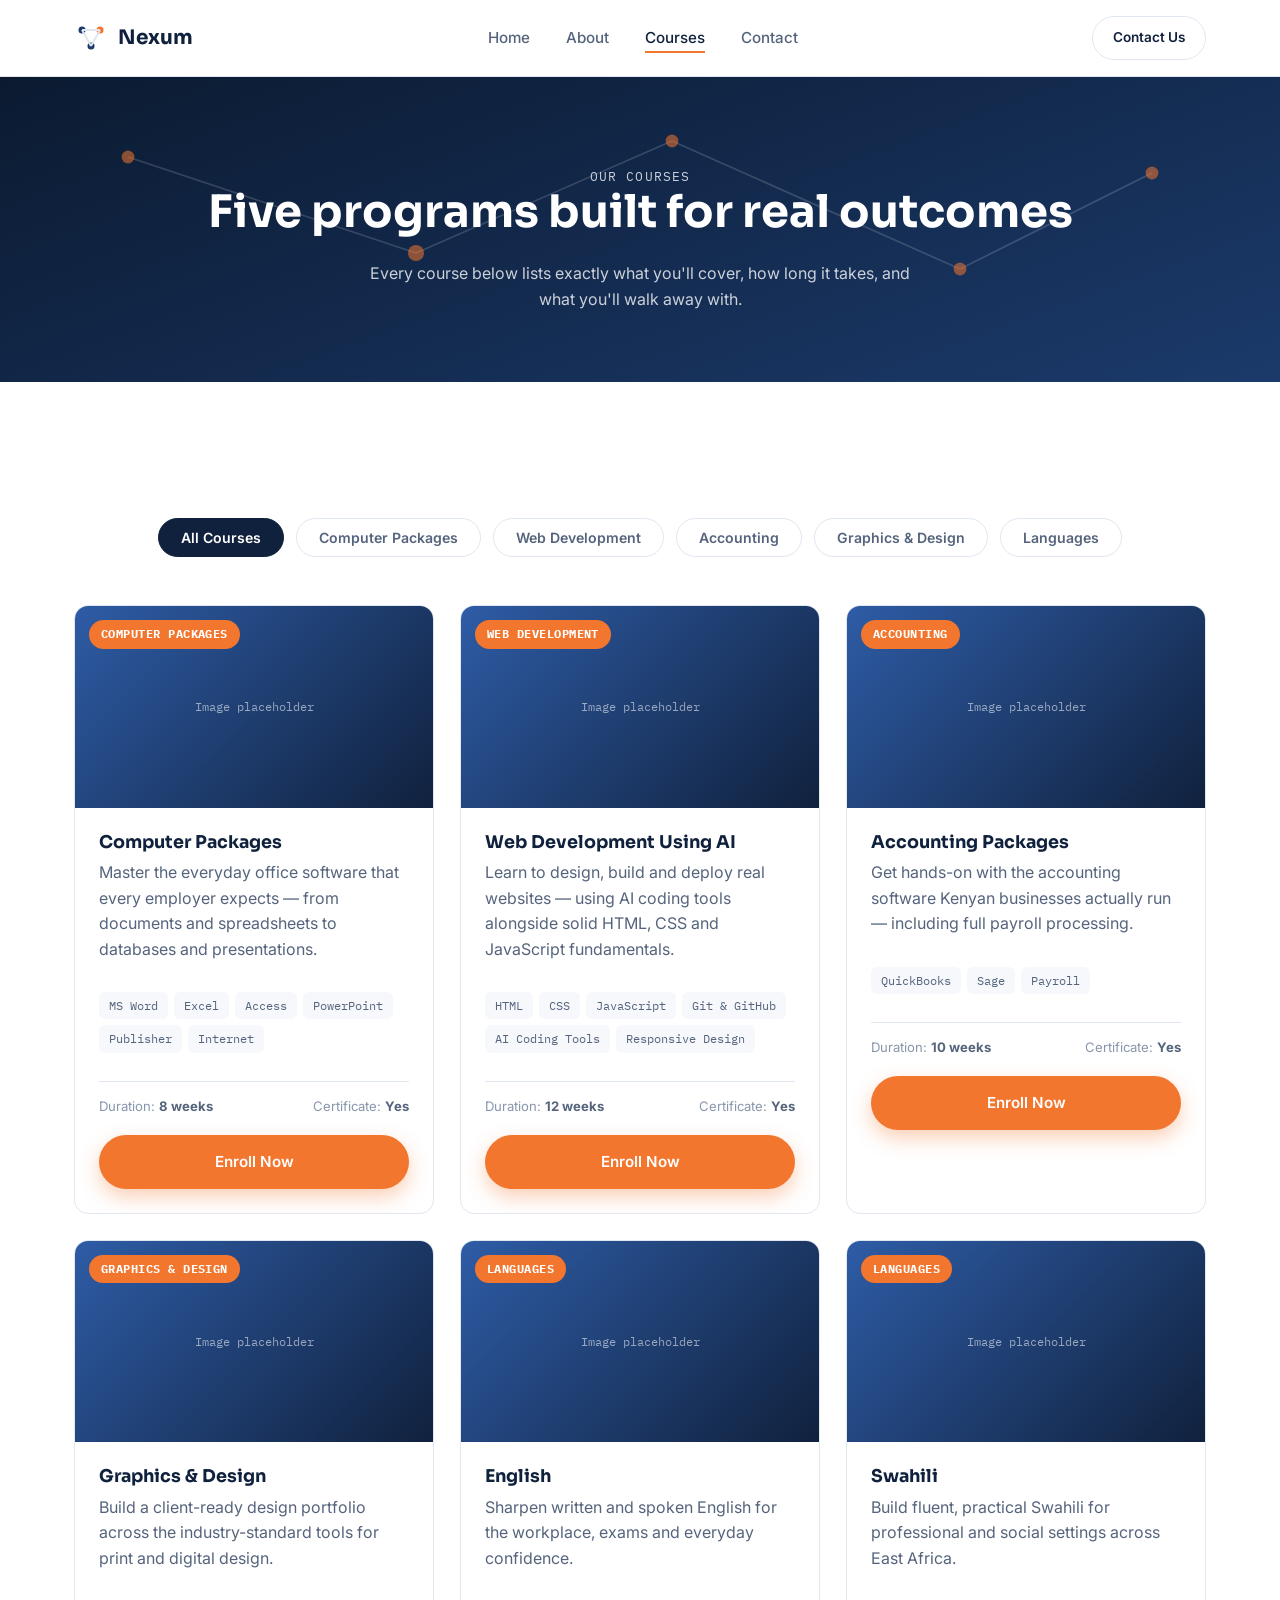
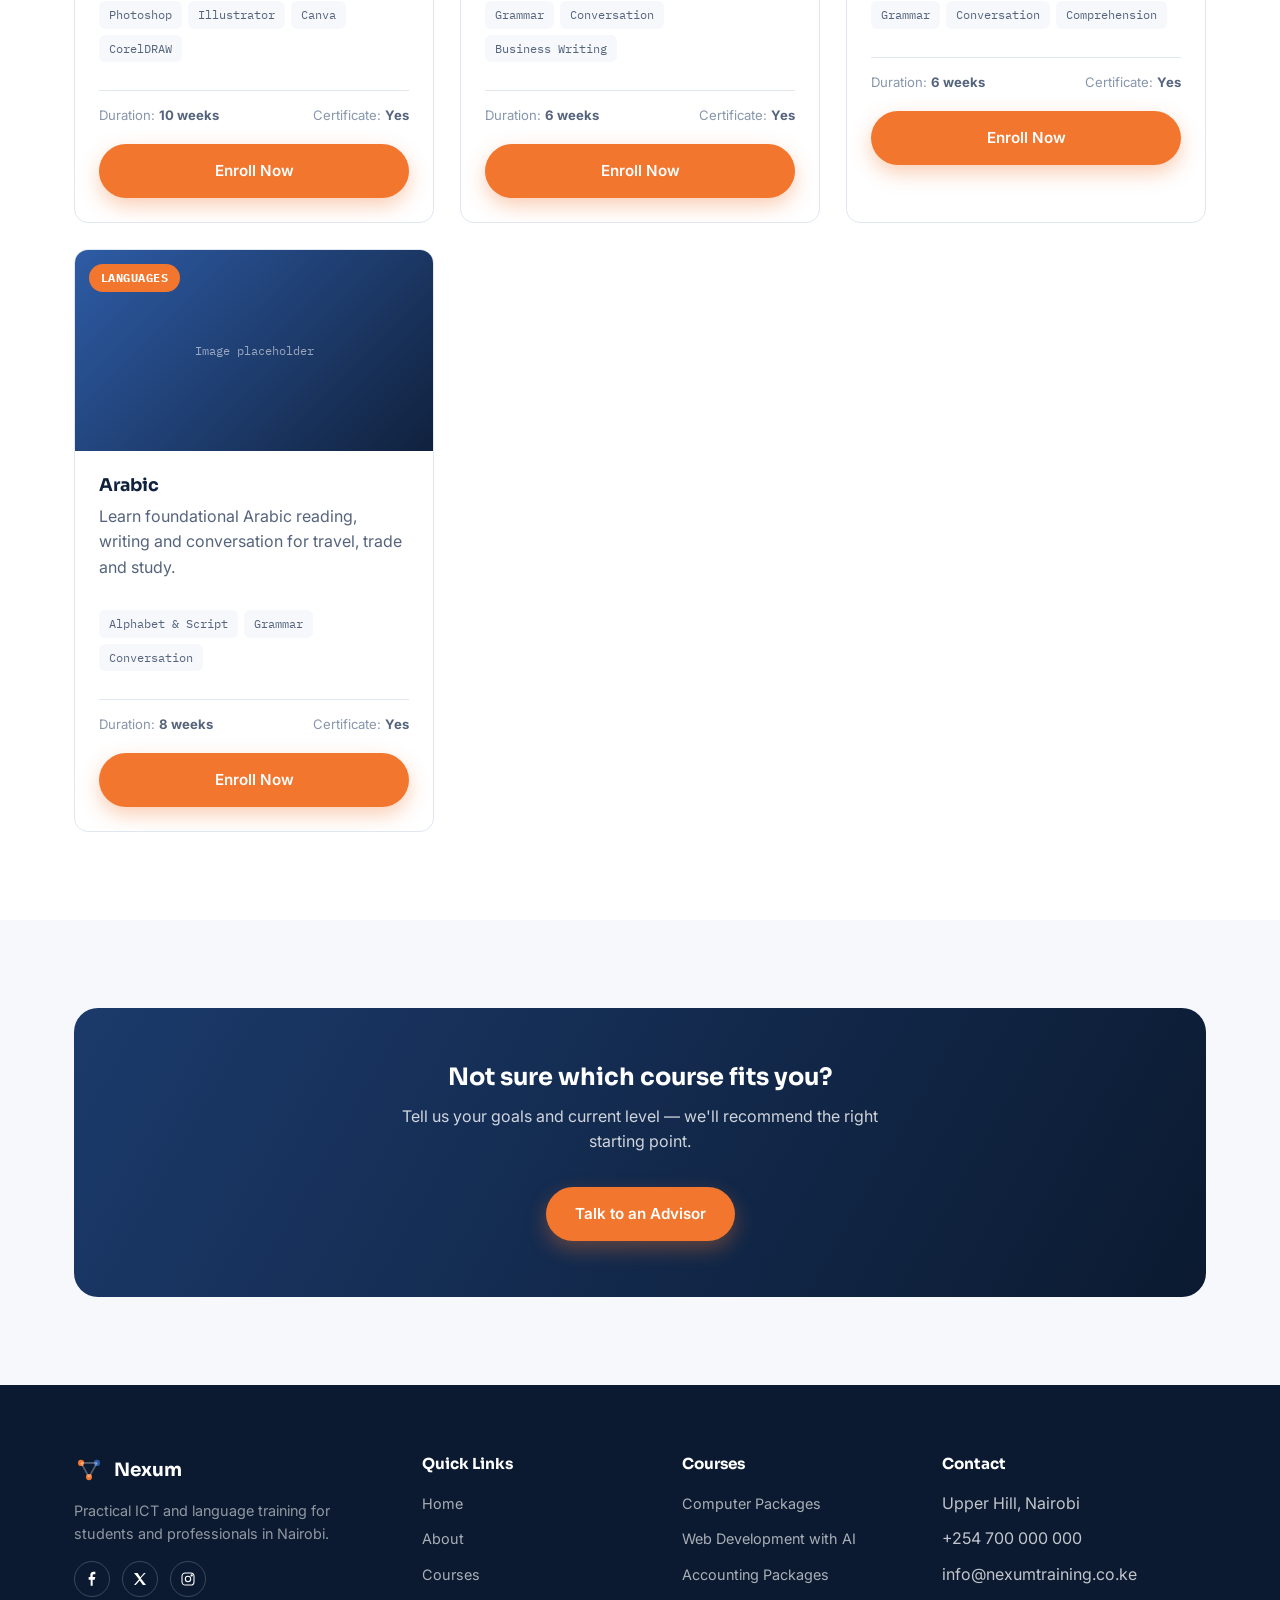
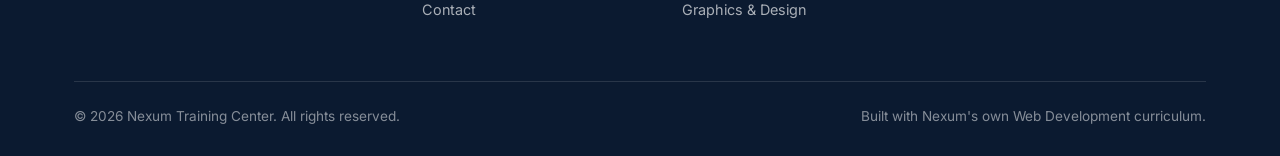
<file: courses.html>
<!DOCTYPE html>
<html lang="en">
<head>
<meta charset="UTF-8">
<meta name="viewport" content="width=device-width, initial-scale=1.0">
<title>Courses — Nexum Training Center</title>
<meta name="description" content="Explore Computer Packages, Web Development with AI, Accounting Packages, Graphics & Design, and Language courses at Nexum Training Center.">
<link rel="preconnect" href="https://fonts.googleapis.com">
<link rel="preconnect" href="https://fonts.gstatic.com" crossorigin>
<link href="https://fonts.googleapis.com/css2?family=Sora:wght@500;600;700;800&family=Inter:wght@400;500;600&family=IBM+Plex+Mono:wght@500;600&display=swap" rel="stylesheet">
<link rel="stylesheet" href="style.css">
</head>
<body>

<nav class="site-nav">
  <div class="nav-inner">
    <a href="index.html" class="logo">
      <svg class="logo-mark" viewBox="0 0 34 34" fill="none" xmlns="http://www.w3.org/2000/svg">
        <circle cx="8" cy="9" r="3.5" fill="#1B3A6B"/>
        <circle cx="26" cy="9" r="3.5" fill="#F2762E"/>
        <circle cx="17" cy="25" r="3.5" fill="#1B3A6B"/>
        <line x1="8" y1="9" x2="26" y2="9" stroke="#E1E7F0" stroke-width="2"/>
        <line x1="8" y1="9" x2="17" y2="25" stroke="#E1E7F0" stroke-width="2"/>
        <line x1="26" y1="9" x2="17" y2="25" stroke="#E1E7F0" stroke-width="2"/>
      </svg>
      Nexum
    </a>
    <ul class="nav-links">
      <li><a href="index.html">Home</a></li>
      <li><a href="about.html">About</a></li>
      <li><a href="courses.html" class="active">Courses</a></li>
      <li><a href="contact.html">Contact</a></li>
    </ul>
    <div class="nav-cta">
      <a href="contact.html" class="btn btn-outline-navy btn-sm">Contact Us</a>
      <button class="nav-toggle" aria-label="Toggle menu" aria-expanded="false">
        <span></span><span></span><span></span>
      </button>
    </div>
  </div>
</nav>

<header class="hero-banner">
  <svg class="node-field" viewBox="0 0 800 300" preserveAspectRatio="none" aria-hidden="true">
    <line x1="80" y1="50" x2="260" y2="110"/>
    <line x1="260" y1="110" x2="420" y2="40"/>
    <line x1="420" y1="40" x2="600" y2="120"/>
    <line x1="600" y1="120" x2="720" y2="60"/>
    <circle cx="80" cy="50" r="4"/><circle cx="260" cy="110" r="5"/><circle cx="420" cy="40" r="4"/><circle cx="600" cy="120" r="4"/><circle cx="720" cy="60" r="4"/>
  </svg>
  <div class="container" style="position:relative;z-index:1;">
    <p class="breadcrumb">Our courses</p>
    <h1>Five programs built for real outcomes</h1>
    <p>Every course below lists exactly what you'll cover, how long it takes, and what you'll walk away with.</p>
  </div>
</header>

<section aria-labelledby="courses-heading">
  <div class="container">
    <div class="section-head reveal">
      <h2 id="courses-heading" class="visually-hidden" style="position:absolute;left:-9999px;">All courses</h2>
    </div>
    <div class="filter-row reveal">
      <button class="filter-btn active" data-category="all">All Courses</button>
      <button class="filter-btn" data-category="computer">Computer Packages</button>
      <button class="filter-btn" data-category="webdev">Web Development</button>
      <button class="filter-btn" data-category="accounting">Accounting</button>
      <button class="filter-btn" data-category="design">Graphics &amp; Design</button>
      <button class="filter-btn" data-category="languages">Languages</button>
    </div>

    <div class="grid grid-3">

      <div class="course-card reveal" data-category="computer">
        <div class="course-image"><span class="course-badge">Computer Packages</span>Image placeholder</div>
        <div class="course-body">
          <h3>Computer Packages</h3>
          <p>Master the everyday office software that every employer expects — from documents and spreadsheets to databases and presentations.</p>
          <div class="module-tags">
            <span>MS Word</span><span>Excel</span><span>Access</span><span>PowerPoint</span><span>Publisher</span><span>Internet</span>
          </div>
          <div class="course-meta">
            <span>Duration: <strong>8 weeks</strong></span>
            <span>Certificate: <strong>Yes</strong></span>
          </div>
          <a href="contact.html" class="btn btn-primary btn-block">Enroll Now</a>
        </div>
      </div>

      <div class="course-card reveal" data-category="webdev">
        <div class="course-image"><span class="course-badge">Web Development</span>Image placeholder</div>
        <div class="course-body">
          <h3>Web Development Using AI</h3>
          <p>Learn to design, build and deploy real websites — using AI coding tools alongside solid HTML, CSS and JavaScript fundamentals.</p>
          <div class="module-tags">
            <span>HTML</span><span>CSS</span><span>JavaScript</span><span>Git &amp; GitHub</span><span>AI Coding Tools</span><span>Responsive Design</span>
          </div>
          <div class="course-meta">
            <span>Duration: <strong>12 weeks</strong></span>
            <span>Certificate: <strong>Yes</strong></span>
          </div>
          <a href="contact.html" class="btn btn-primary btn-block">Enroll Now</a>
        </div>
      </div>

      <div class="course-card reveal" data-category="accounting">
        <div class="course-image"><span class="course-badge">Accounting</span>Image placeholder</div>
        <div class="course-body">
          <h3>Accounting Packages</h3>
          <p>Get hands-on with the accounting software Kenyan businesses actually run — including full payroll processing.</p>
          <div class="module-tags">
            <span>QuickBooks</span><span>Sage</span><span>Payroll</span>
          </div>
          <div class="course-meta">
            <span>Duration: <strong>10 weeks</strong></span>
            <span>Certificate: <strong>Yes</strong></span>
          </div>
          <a href="contact.html" class="btn btn-primary btn-block">Enroll Now</a>
        </div>
      </div>

      <div class="course-card reveal" data-category="design">
        <div class="course-image"><span class="course-badge">Graphics &amp; Design</span>Image placeholder</div>
        <div class="course-body">
          <h3>Graphics &amp; Design</h3>
          <p>Build a client-ready design portfolio across the industry-standard tools for print and digital design.</p>
          <div class="module-tags">
            <span>Photoshop</span><span>Illustrator</span><span>Canva</span><span>CorelDRAW</span>
          </div>
          <div class="course-meta">
            <span>Duration: <strong>10 weeks</strong></span>
            <span>Certificate: <strong>Yes</strong></span>
          </div>
          <a href="contact.html" class="btn btn-primary btn-block">Enroll Now</a>
        </div>
      </div>

      <div class="course-card reveal" data-category="languages">
        <div class="course-image"><span class="course-badge">Languages</span>Image placeholder</div>
        <div class="course-body">
          <h3>English</h3>
          <p>Sharpen written and spoken English for the workplace, exams and everyday confidence.</p>
          <div class="module-tags">
            <span>Grammar</span><span>Conversation</span><span>Business Writing</span>
          </div>
          <div class="course-meta">
            <span>Duration: <strong>6 weeks</strong></span>
            <span>Certificate: <strong>Yes</strong></span>
          </div>
          <a href="contact.html" class="btn btn-primary btn-block">Enroll Now</a>
        </div>
      </div>

      <div class="course-card reveal" data-category="languages">
        <div class="course-image"><span class="course-badge">Languages</span>Image placeholder</div>
        <div class="course-body">
          <h3>Swahili</h3>
          <p>Build fluent, practical Swahili for professional and social settings across East Africa.</p>
          <div class="module-tags">
            <span>Grammar</span><span>Conversation</span><span>Comprehension</span>
          </div>
          <div class="course-meta">
            <span>Duration: <strong>6 weeks</strong></span>
            <span>Certificate: <strong>Yes</strong></span>
          </div>
          <a href="contact.html" class="btn btn-primary btn-block">Enroll Now</a>
        </div>
      </div>

      <div class="course-card reveal" data-category="languages">
        <div class="course-image"><span class="course-badge">Languages</span>Image placeholder</div>
        <div class="course-body">
          <h3>Arabic</h3>
          <p>Learn foundational Arabic reading, writing and conversation for travel, trade and study.</p>
          <div class="module-tags">
            <span>Alphabet &amp; Script</span><span>Grammar</span><span>Conversation</span>
          </div>
          <div class="course-meta">
            <span>Duration: <strong>8 weeks</strong></span>
            <span>Certificate: <strong>Yes</strong></span>
          </div>
          <a href="contact.html" class="btn btn-primary btn-block">Enroll Now</a>
        </div>
      </div>

    </div>
  </div>
</section>

<section class="bg-offwhite">
  <div class="container">
    <div class="cta-band reveal">
      <h2>Not sure which course fits you?</h2>
      <p>Tell us your goals and current level — we'll recommend the right starting point.</p>
      <div class="hero-actions" style="justify-content:center;">
        <a href="contact.html" class="btn btn-primary">Talk to an Advisor</a>
      </div>
    </div>
  </div>
</section>

<footer class="site-footer">
  <div class="container">
    <div class="footer-grid">
      <div class="footer-col">
        <div class="footer-logo">
          <svg width="30" height="30" viewBox="0 0 34 34" fill="none"><circle cx="8" cy="9" r="3.5" fill="#F2762E"/><circle cx="26" cy="9" r="3.5" fill="#2E5CA6"/><circle cx="17" cy="25" r="3.5" fill="#F2762E"/><line x1="8" y1="9" x2="26" y2="9" stroke="rgba(255,255,255,0.3)" stroke-width="2"/><line x1="8" y1="9" x2="17" y2="25" stroke="rgba(255,255,255,0.3)" stroke-width="2"/><line x1="26" y1="9" x2="17" y2="25" stroke="rgba(255,255,255,0.3)" stroke-width="2"/></svg>
          Nexum
        </div>
        <p style="font-size:0.9rem;color:rgba(255,255,255,0.55);max-width:32ch;">Practical ICT and language training for students and professionals in Nairobi.</p>
        <div class="social-row">
          <a href="#" aria-label="Facebook"><svg width="16" height="16" viewBox="0 0 24 24" fill="white"><path d="M13 22v-9h3l1-4h-4V7c0-1 .5-2 2-2h2V1h-3c-3 0-4.5 2-4.5 5v3H7v4h3v9z"/></svg></a>
          <a href="#" aria-label="Twitter / X"><svg width="16" height="16" viewBox="0 0 24 24" fill="white"><path d="M3 3l7.5 9.5L3 21h2.6l6-6.7 4.6 6.7H21l-7.9-10L20.6 3H18l-5.5 6.2L8.4 3z"/></svg></a>
          <a href="#" aria-label="Instagram"><svg width="16" height="16" viewBox="0 0 24 24" fill="none" stroke="white" stroke-width="1.6"><rect x="3" y="3" width="18" height="18" rx="5"/><circle cx="12" cy="12" r="4"/><circle cx="17.5" cy="6.5" r="1"/></svg></a>
        </div>
      </div>
      <div class="footer-col">
        <h4>Quick Links</h4>
        <ul>
          <li><a href="index.html">Home</a></li>
          <li><a href="about.html">About</a></li>
          <li><a href="courses.html">Courses</a></li>
          <li><a href="contact.html">Contact</a></li>
        </ul>
      </div>
      <div class="footer-col">
        <h4>Courses</h4>
        <ul>
          <li><a href="courses.html">Computer Packages</a></li>
          <li><a href="courses.html">Web Development with AI</a></li>
          <li><a href="courses.html">Accounting Packages</a></li>
          <li><a href="courses.html">Graphics &amp; Design</a></li>
        </ul>
      </div>
      <div class="footer-col">
        <h4>Contact</h4>
        <ul>
          <li>Upper Hill, Nairobi</li>
          <li>+254 700 000 000</li>
          <li>info@nexumtraining.co.ke</li>
        </ul>
      </div>
    </div>
    <div class="footer-bottom">
      <span>&copy; 2026 Nexum Training Center. All rights reserved.</span>
      <span>Built with Nexum's own Web Development curriculum.</span>
    </div>
  </div>
</footer>

<script src="script.js"></script>
</body>
</html>
</file>
<file: style.css>
/* ==========================================================================
   Nexum Training Center — Design Tokens
   Concept: "Nexum" = connection/nexus. A node-and-line motif threads through
   the site — hero backgrounds, section dividers, and hover states all nod
   to the idea of connecting people to skills.
   ========================================================================== */

:root {
  /* Color */
  --navy-950: #0B1A30;
  --navy-900: #10213D;
  --blue-700: #1B3A6B;
  --blue-500: #2E5CA6;
  --blue-300: #6E92CC;
  --orange-600: #E85D1F;
  --orange-500: #F2762E;
  --orange-300: #FFA35C;
  --white: #FFFFFF;
  --offwhite: #F6F8FC;
  --line: #E1E7F0;
  --ink: #131E30;
  --gray-600: #55647C;
  --gray-400: #8896AC;

  /* Type */
  --font-display: 'Sora', 'Segoe UI', sans-serif;
  --font-body: 'Inter', 'Segoe UI', sans-serif;
  --font-mono: 'IBM Plex Mono', monospace;

  /* Layout */
  --max-w: 1180px;
  --radius: 14px;
  --radius-sm: 8px;
  --shadow-sm: 0 2px 10px rgba(16, 33, 61, 0.06);
  --shadow-md: 0 12px 32px rgba(16, 33, 61, 0.12);
  --shadow-lg: 0 24px 60px rgba(16, 33, 61, 0.18);
  --ease: cubic-bezier(0.22, 1, 0.36, 1);
}

* { box-sizing: border-box; }
html { scroll-behavior: smooth; }

@media (prefers-reduced-motion: reduce) {
  html { scroll-behavior: auto; }
  *, *::before, *::after {
    animation-duration: 0.001ms !important;
    animation-iteration-count: 1 !important;
    transition-duration: 0.001ms !important;
    scroll-behavior: auto !important;
  }
}

body {
  margin: 0;
  font-family: var(--font-body);
  color: var(--ink);
  background: var(--white);
  line-height: 1.6;
  -webkit-font-smoothing: antialiased;
}

h1, h2, h3, h4 {
  font-family: var(--font-display);
  color: var(--navy-900);
  line-height: 1.15;
  margin: 0 0 0.5em;
}

p { margin: 0 0 1em; color: var(--gray-600); }
a { color: inherit; text-decoration: none; }
img { max-width: 100%; display: block; }
button { font-family: inherit; cursor: pointer; }

.container {
  max-width: var(--max-w);
  margin: 0 auto;
  padding: 0 24px;
}

.eyebrow {
  font-family: var(--font-mono);
  font-size: 0.78rem;
  letter-spacing: 0.14em;
  text-transform: uppercase;
  color: var(--orange-600);
  display: inline-flex;
  align-items: center;
  gap: 8px;
  margin-bottom: 14px;
}
.eyebrow::before {
  content: "";
  width: 20px;
  height: 2px;
  background: var(--orange-500);
  display: inline-block;
}

section { padding: 88px 0; }
.section-tight { padding: 56px 0; }

/* Focus visibility */
a:focus-visible, button:focus-visible, input:focus-visible, textarea:focus-visible, select:focus-visible {
  outline: 2px solid var(--orange-500);
  outline-offset: 3px;
}

/* ==========================================================================
   Buttons
   ========================================================================== */
.btn {
  display: inline-flex;
  align-items: center;
  gap: 8px;
  padding: 14px 28px;
  border-radius: 999px;
  font-weight: 600;
  font-size: 0.95rem;
  border: 1.5px solid transparent;
  transition: transform 0.25s var(--ease), box-shadow 0.25s var(--ease), background 0.25s var(--ease), color 0.25s var(--ease);
}
.btn-primary {
  background: var(--orange-500);
  color: var(--white);
  box-shadow: 0 8px 20px rgba(242, 118, 46, 0.35);
}
.btn-primary:hover { background: var(--orange-600); transform: translateY(-2px); box-shadow: 0 12px 28px rgba(242, 118, 46, 0.4); }
.btn-ghost {
  background: transparent;
  color: var(--white);
  border-color: rgba(255,255,255,0.4);
}
.btn-ghost:hover { background: rgba(255,255,255,0.12); transform: translateY(-2px); }
.btn-outline-navy {
  background: transparent;
  color: var(--navy-900);
  border-color: var(--line);
}
.btn-outline-navy:hover { border-color: var(--navy-900); background: var(--navy-900); color: var(--white); }
.btn-block { width: 100%; justify-content: center; }
.btn-sm { padding: 10px 20px; font-size: 0.85rem; }

/* ==========================================================================
   Navigation
   ========================================================================== */
.site-nav {
  position: sticky;
  top: 0;
  z-index: 100;
  background: rgba(255,255,255,0.9);
  backdrop-filter: blur(10px);
  border-bottom: 1px solid var(--line);
}
.nav-inner {
  max-width: var(--max-w);
  margin: 0 auto;
  padding: 16px 24px;
  display: flex;
  align-items: center;
  justify-content: space-between;
}
.logo {
  display: flex;
  align-items: center;
  gap: 10px;
  font-family: var(--font-display);
  font-weight: 700;
  font-size: 1.25rem;
  color: var(--navy-900);
}
.logo-mark {
  width: 34px;
  height: 34px;
  flex-shrink: 0;
}
.nav-links {
  display: flex;
  align-items: center;
  gap: 36px;
  list-style: none;
  margin: 0;
  padding: 0;
}
.nav-links a {
  font-weight: 500;
  font-size: 0.95rem;
  color: var(--gray-600);
  position: relative;
  padding: 4px 0;
  transition: color 0.2s;
}
.nav-links a::after {
  content: "";
  position: absolute;
  left: 0; bottom: -2px;
  width: 0; height: 2px;
  background: var(--orange-500);
  transition: width 0.25s var(--ease);
}
.nav-links a:hover, .nav-links a.active { color: var(--navy-900); }
.nav-links a:hover::after, .nav-links a.active::after { width: 100%; }
.nav-cta { display: flex; align-items: center; gap: 16px; }
.nav-toggle {
  display: none;
  background: none;
  border: none;
  width: 40px;
  height: 40px;
  flex-direction: column;
  align-items: center;
  justify-content: center;
  gap: 5px;
}
.nav-toggle span {
  width: 22px;
  height: 2px;
  background: var(--navy-900);
  transition: transform 0.25s, opacity 0.25s;
}
.nav-toggle.open span:nth-child(1) { transform: translateY(7px) rotate(45deg); }
.nav-toggle.open span:nth-child(2) { opacity: 0; }
.nav-toggle.open span:nth-child(3) { transform: translateY(-7px) rotate(-45deg); }

@media (max-width: 860px) {
  .nav-toggle { display: flex; }
  .nav-links {
    position: fixed;
    top: 66px; left: 0; right: 0;
    background: var(--white);
    flex-direction: column;
    align-items: flex-start;
    gap: 0;
    padding: 8px 24px 20px;
    border-bottom: 1px solid var(--line);
    transform: translateY(-130%);
    opacity: 0;
    transition: transform 0.3s var(--ease), opacity 0.3s var(--ease);
  }
  .nav-links.open { transform: translateY(0); opacity: 1; }
  .nav-links li { width: 100%; padding: 10px 0; border-bottom: 1px solid var(--line); }
  .nav-cta .btn-outline-navy { display: none; }
}

/* ==========================================================================
   Node / line motif (signature element)
   ========================================================================== */
.node-field {
  position: absolute;
  inset: 0;
  pointer-events: none;
  z-index: 0;
}
.node-field circle { fill: var(--orange-500); opacity: 0.55; }
.node-field line { stroke: rgba(255,255,255,0.16); stroke-width: 1; }
.node-divider {
  display: flex;
  align-items: center;
  justify-content: center;
  gap: 10px;
  margin: 0 auto 40px;
  width: fit-content;
  color: var(--gray-400);
}
.node-divider .dot { width: 6px; height: 6px; border-radius: 50%; background: var(--orange-500); }
.node-divider .line { width: 48px; height: 1px; background: var(--line); }

/* ==========================================================================
   Hero (shared shape, per-page content)
   ========================================================================== */
.hero {
  position: relative;
  background: linear-gradient(160deg, var(--navy-950) 0%, var(--blue-700) 100%);
  color: var(--white);
  overflow: hidden;
  padding: 120px 0 100px;
}
.hero-inner {
  position: relative;
  z-index: 1;
  max-width: var(--max-w);
  margin: 0 auto;
  padding: 0 24px;
  display: grid;
  grid-template-columns: 1.1fr 0.9fr;
  gap: 48px;
  align-items: center;
}
.hero h1 { color: var(--white); font-size: clamp(2.2rem, 4.2vw, 3.4rem); }
.hero p.lead { color: rgba(255,255,255,0.8); font-size: 1.15rem; max-width: 46ch; }
.hero-actions { display: flex; gap: 16px; margin-top: 32px; flex-wrap: wrap; }
.hero-visual {
  position: relative;
  aspect-ratio: 1 / 1;
  max-width: 420px;
  justify-self: end;
}
.hero-banner {
  position: relative;
  background: linear-gradient(160deg, var(--navy-950) 0%, var(--blue-700) 100%);
  color: var(--white);
  padding: 90px 0 70px;
  text-align: center;
  overflow: hidden;
}
.hero-banner h1 { color: var(--white); font-size: clamp(2rem, 4vw, 2.8rem); }
.hero-banner p { color: rgba(255,255,255,0.78); max-width: 56ch; margin: 0 auto; }
.breadcrumb {
  font-family: var(--font-mono);
  font-size: 0.8rem;
  color: var(--orange-300);
  letter-spacing: 0.08em;
  text-transform: uppercase;
  margin-bottom: 14px;
}

@media (max-width: 900px) {
  .hero-inner { grid-template-columns: 1fr; }
  .hero-visual { justify-self: center; margin-top: 20px; max-width: 320px; }
}

/* ==========================================================================
   Feature / course cards
   ========================================================================== */
.grid {
  display: grid;
  gap: 26px;
}
.grid-5 { grid-template-columns: repeat(5, 1fr); }
.grid-3 { grid-template-columns: repeat(3, 1fr); }
.grid-2 { grid-template-columns: repeat(2, 1fr); }
@media (max-width: 1000px) {
  .grid-5 { grid-template-columns: repeat(3, 1fr); }
  .grid-3 { grid-template-columns: repeat(2, 1fr); }
}
@media (max-width: 640px) {
  .grid-5, .grid-3, .grid-2 { grid-template-columns: 1fr; }
}

.feature-card {
  background: var(--white);
  border: 1px solid var(--line);
  border-radius: var(--radius);
  padding: 30px 24px;
  transition: transform 0.3s var(--ease), box-shadow 0.3s var(--ease), border-color 0.3s var(--ease);
  position: relative;
  overflow: hidden;
}
.feature-card::before {
  content: "";
  position: absolute;
  top: 0; left: 0;
  width: 3px; height: 0;
  background: var(--orange-500);
  transition: height 0.3s var(--ease);
}
.feature-card:hover {
  transform: translateY(-6px);
  box-shadow: var(--shadow-md);
  border-color: transparent;
}
.feature-card:hover::before { height: 100%; }
.feature-icon {
  width: 48px; height: 48px;
  border-radius: 12px;
  background: var(--offwhite);
  display: flex; align-items: center; justify-content: center;
  margin-bottom: 18px;
  color: var(--blue-500);
}
.feature-card h3 { font-size: 1.05rem; margin-bottom: 8px; }
.feature-card p { font-size: 0.92rem; margin-bottom: 0; }

/* Advantages */
.advantage-card { display: flex; gap: 18px; align-items: flex-start; }
.advantage-icon {
  width: 46px; height: 46px;
  border-radius: 50%;
  background: var(--navy-900);
  color: var(--white);
  display: flex; align-items: center; justify-content: center;
  flex-shrink: 0;
}
.advantage-card h4 { font-size: 1rem; margin-bottom: 6px; }
.advantage-card p { font-size: 0.9rem; margin-bottom: 0; }

/* ==========================================================================
   Stats band
   ========================================================================== */
.stats-band {
  background: var(--navy-900);
  color: var(--white);
  position: relative;
  overflow: hidden;
}
.stats-grid {
  display: grid;
  grid-template-columns: repeat(4, 1fr);
  gap: 24px;
  position: relative;
  z-index: 1;
}
.stat {
  text-align: center;
  padding: 8px;
}
.stat .num {
  font-family: var(--font-mono);
  font-size: clamp(2rem, 3.6vw, 2.8rem);
  font-weight: 600;
  color: var(--orange-400, var(--orange-300));
  display: block;
}
.stat .label {
  font-size: 0.85rem;
  color: rgba(255,255,255,0.7);
  text-transform: uppercase;
  letter-spacing: 0.06em;
}
@media (max-width: 700px) {
  .stats-grid { grid-template-columns: repeat(2, 1fr); }
}

/* ==========================================================================
   Testimonials
   ========================================================================== */
.testimonial-card {
  background: var(--offwhite);
  border-radius: var(--radius);
  padding: 32px 28px;
  position: relative;
}
.testimonial-quote {
  font-size: 1rem;
  color: var(--ink);
  font-style: italic;
  margin-bottom: 20px;
}
.testimonial-person {
  display: flex;
  align-items: center;
  gap: 12px;
}
.avatar {
  width: 42px; height: 42px;
  border-radius: 50%;
  background: var(--blue-500);
  color: var(--white);
  display: flex; align-items: center; justify-content: center;
  font-family: var(--font-display);
  font-weight: 600;
  flex-shrink: 0;
}
.testimonial-person .name { font-weight: 600; color: var(--navy-900); font-size: 0.92rem; }
.testimonial-person .role { font-size: 0.8rem; color: var(--gray-400); }

/* ==========================================================================
   Footer
   ========================================================================== */
.site-footer {
  background: var(--navy-950);
  color: rgba(255,255,255,0.75);
  padding: 70px 0 28px;
}
.footer-grid {
  display: grid;
  grid-template-columns: 1.4fr 1fr 1fr 1.2fr;
  gap: 40px;
  margin-bottom: 48px;
}
.footer-col h4 {
  color: var(--white);
  font-size: 0.95rem;
  margin-bottom: 18px;
}
.footer-col ul { list-style: none; padding: 0; margin: 0; }
.footer-col li { margin-bottom: 10px; }
.footer-col a { color: rgba(255,255,255,0.65); font-size: 0.9rem; transition: color 0.2s; }
.footer-col a:hover { color: var(--orange-400, var(--orange-300)); }
.footer-logo { display: flex; align-items: center; gap: 10px; font-family: var(--font-display); font-weight: 700; font-size: 1.15rem; color: var(--white); margin-bottom: 14px; }
.social-row { display: flex; gap: 12px; margin-top: 16px; }
.social-row a {
  width: 36px; height: 36px;
  border-radius: 50%;
  border: 1px solid rgba(255,255,255,0.2);
  display: flex; align-items: center; justify-content: center;
  transition: background 0.2s, border-color 0.2s;
}
.social-row a:hover { background: var(--orange-500); border-color: var(--orange-500); }
.footer-bottom {
  border-top: 1px solid rgba(255,255,255,0.12);
  padding-top: 24px;
  display: flex;
  justify-content: space-between;
  flex-wrap: wrap;
  gap: 10px;
  font-size: 0.85rem;
  color: rgba(255,255,255,0.5);
}
@media (max-width: 900px) {
  .footer-grid { grid-template-columns: 1fr 1fr; }
}
@media (max-width: 560px) {
  .footer-grid { grid-template-columns: 1fr; }
  .footer-bottom { flex-direction: column; text-align: center; }
}

/* ==========================================================================
   Scroll-reveal
   ========================================================================== */
.reveal {
  opacity: 0;
  transform: translateY(24px);
  transition: opacity 0.7s var(--ease), transform 0.7s var(--ease);
}
.reveal.in-view { opacity: 1; transform: translateY(0); }

/* Section heading helper */
.section-head { max-width: 640px; margin: 0 auto 48px; text-align: center; }
.section-head.left { text-align: left; margin-left: 0; }
.bg-offwhite { background: var(--offwhite); }

/* ==========================================================================
   About page specifics
   ========================================================================== */
.story-grid {
  display: grid;
  grid-template-columns: 1fr 1fr;
  gap: 60px;
  align-items: center;
}
.pillar-card {
  background: var(--white);
  border: 1px solid var(--line);
  border-radius: var(--radius);
  padding: 28px;
  text-align: center;
}
.pillar-card .feature-icon { margin: 0 auto 18px; }

.timeline { position: relative; max-width: 760px; margin: 0 auto; }
.timeline::before {
  content: "";
  position: absolute;
  left: 20px; top: 0; bottom: 0;
  width: 2px;
  background: var(--line);
}
.timeline-item { position: relative; padding-left: 60px; margin-bottom: 44px; }
.timeline-item:last-child { margin-bottom: 0; }
.timeline-dot {
  position: absolute;
  left: 12px; top: 2px;
  width: 18px; height: 18px;
  border-radius: 50%;
  background: var(--orange-500);
  border: 4px solid var(--white);
  box-shadow: 0 0 0 2px var(--orange-500);
}
.timeline-year {
  font-family: var(--font-mono);
  color: var(--orange-600);
  font-size: 0.85rem;
  letter-spacing: 0.05em;
}
.trainer-card {
  background: var(--white);
  border: 1px solid var(--line);
  border-radius: var(--radius);
  overflow: hidden;
  transition: transform 0.3s var(--ease), box-shadow 0.3s var(--ease);
}
.trainer-card:hover { transform: translateY(-6px); box-shadow: var(--shadow-md); }
.trainer-photo {
  aspect-ratio: 4/3;
  background: linear-gradient(135deg, var(--blue-500), var(--navy-900));
  display: flex; align-items: center; justify-content: center;
  color: rgba(255,255,255,0.6);
  font-family: var(--font-mono);
  font-size: 0.8rem;
}
.trainer-info { padding: 18px 20px; }
.trainer-info h4 { margin-bottom: 2px; font-size: 1rem; }
.trainer-info .role { color: var(--orange-600); font-size: 0.85rem; font-weight: 600; }
.cta-band {
  background: linear-gradient(120deg, var(--blue-700), var(--navy-950));
  color: var(--white);
  border-radius: 24px;
  padding: 56px 48px;
  text-align: center;
}
.cta-band h2 { color: var(--white); }
.cta-band p { color: rgba(255,255,255,0.8); max-width: 50ch; margin-left: auto; margin-right: auto; }

/* ==========================================================================
   Courses page specifics
   ========================================================================== */
.filter-row {
  display: flex;
  gap: 12px;
  flex-wrap: wrap;
  justify-content: center;
  margin-bottom: 48px;
}
.filter-btn {
  border: 1.5px solid var(--line);
  background: var(--white);
  color: var(--gray-600);
  padding: 10px 22px;
  border-radius: 999px;
  font-size: 0.88rem;
  font-weight: 600;
  transition: all 0.25s var(--ease);
}
.filter-btn:hover { border-color: var(--orange-500); color: var(--orange-600); }
.filter-btn.active { background: var(--navy-900); border-color: var(--navy-900); color: var(--white); }

.course-card {
  background: var(--white);
  border: 1px solid var(--line);
  border-radius: var(--radius);
  overflow: hidden;
  transition: transform 0.3s var(--ease), box-shadow 0.3s var(--ease);
  display: flex;
  flex-direction: column;
}
.course-card:hover { transform: translateY(-6px); box-shadow: var(--shadow-md); }
.course-image {
  aspect-ratio: 16/9;
  background: linear-gradient(135deg, var(--blue-500), var(--navy-900));
  position: relative;
  display: flex; align-items: center; justify-content: center;
  color: rgba(255,255,255,0.55);
  font-family: var(--font-mono);
  font-size: 0.78rem;
}
.course-badge {
  position: absolute; top: 14px; left: 14px;
  background: var(--orange-500);
  color: var(--white);
  font-size: 0.72rem;
  font-weight: 700;
  padding: 5px 12px;
  border-radius: 999px;
  text-transform: uppercase;
  letter-spacing: 0.04em;
}
.course-body { padding: 24px; display: flex; flex-direction: column; flex: 1; }
.course-body h3 { font-size: 1.1rem; margin-bottom: 8px; }
.module-tags { display: flex; flex-wrap: wrap; gap: 6px; margin: 14px 0; }
.module-tags span {
  font-size: 0.75rem;
  background: var(--offwhite);
  color: var(--gray-600);
  padding: 4px 10px;
  border-radius: 6px;
  font-family: var(--font-mono);
}
.course-meta {
  display: flex;
  justify-content: space-between;
  font-size: 0.82rem;
  color: var(--gray-400);
  border-top: 1px solid var(--line);
  padding-top: 14px;
  margin: 14px 0 18px;
}
.course-meta strong { color: var(--gray-600); }

/* ==========================================================================
   Contact page specifics
   ========================================================================== */
.contact-grid {
  display: grid;
  grid-template-columns: 1fr 1.2fr;
  gap: 48px;
  align-items: start;
}
.contact-info-card {
  background: var(--offwhite);
  border-radius: var(--radius);
  padding: 32px;
  margin-bottom: 20px;
}
.contact-info-row { display: flex; gap: 16px; align-items: flex-start; margin-bottom: 22px; }
.contact-info-row:last-child { margin-bottom: 0; }
.contact-info-row .feature-icon { margin-bottom: 0; }
.contact-info-row h4 { font-size: 0.95rem; margin-bottom: 4px; }
.contact-info-row p { font-size: 0.88rem; margin-bottom: 0; }

.map-placeholder {
  aspect-ratio: 16/9;
  background:
    linear-gradient(135deg, var(--blue-700), var(--navy-950));
  border-radius: var(--radius);
  display: flex; align-items: center; justify-content: center;
  color: rgba(255,255,255,0.6);
  font-family: var(--font-mono);
  font-size: 0.85rem;
  margin-bottom: 20px;
  position: relative;
  overflow: hidden;
}

.form-card {
  background: var(--white);
  border: 1px solid var(--line);
  border-radius: var(--radius);
  padding: 36px;
  box-shadow: var(--shadow-sm);
}
.form-row { display: grid; grid-template-columns: 1fr 1fr; gap: 18px; }
.field { margin-bottom: 20px; }
.field label {
  display: block;
  font-size: 0.85rem;
  font-weight: 600;
  color: var(--navy-900);
  margin-bottom: 8px;
}
.field input, .field select, .field textarea {
  width: 100%;
  padding: 13px 16px;
  border: 1.5px solid var(--line);
  border-radius: var(--radius-sm);
  font-family: var(--font-body);
  font-size: 0.95rem;
  color: var(--ink);
  transition: border-color 0.2s, box-shadow 0.2s;
  background: var(--white);
}
.field input:focus, .field select:focus, .field textarea:focus {
  border-color: var(--blue-500);
  box-shadow: 0 0 0 4px rgba(46, 92, 166, 0.12);
  outline: none;
}
.field textarea { resize: vertical; min-height: 120px; }
.form-note { font-size: 0.82rem; color: var(--gray-400); margin-top: 14px; }
.form-success {
  display: none;
  background: #EAF6EC;
  border: 1px solid #BFE3C4;
  color: #276A34;
  padding: 14px 18px;
  border-radius: var(--radius-sm);
  font-size: 0.9rem;
  margin-bottom: 20px;
}
.form-success.show { display: block; }

.faq-item {
  border-bottom: 1px solid var(--line);
}
.faq-question {
  width: 100%;
  background: none;
  border: none;
  text-align: left;
  padding: 22px 0;
  display: flex;
  justify-content: space-between;
  align-items: center;
  font-family: var(--font-display);
  font-weight: 600;
  font-size: 1rem;
  color: var(--navy-900);
}
.faq-icon { transition: transform 0.3s var(--ease); flex-shrink: 0; color: var(--orange-500); }
.faq-item.open .faq-icon { transform: rotate(45deg); }
.faq-answer {
  max-height: 0;
  overflow: hidden;
  transition: max-height 0.35s var(--ease);
}
.faq-answer p { padding-bottom: 20px; margin: 0; font-size: 0.92rem; }

@media (max-width: 900px) {
  .story-grid, .contact-grid { grid-template-columns: 1fr; }
  .form-row { grid-template-columns: 1fr; }
}
</file>
